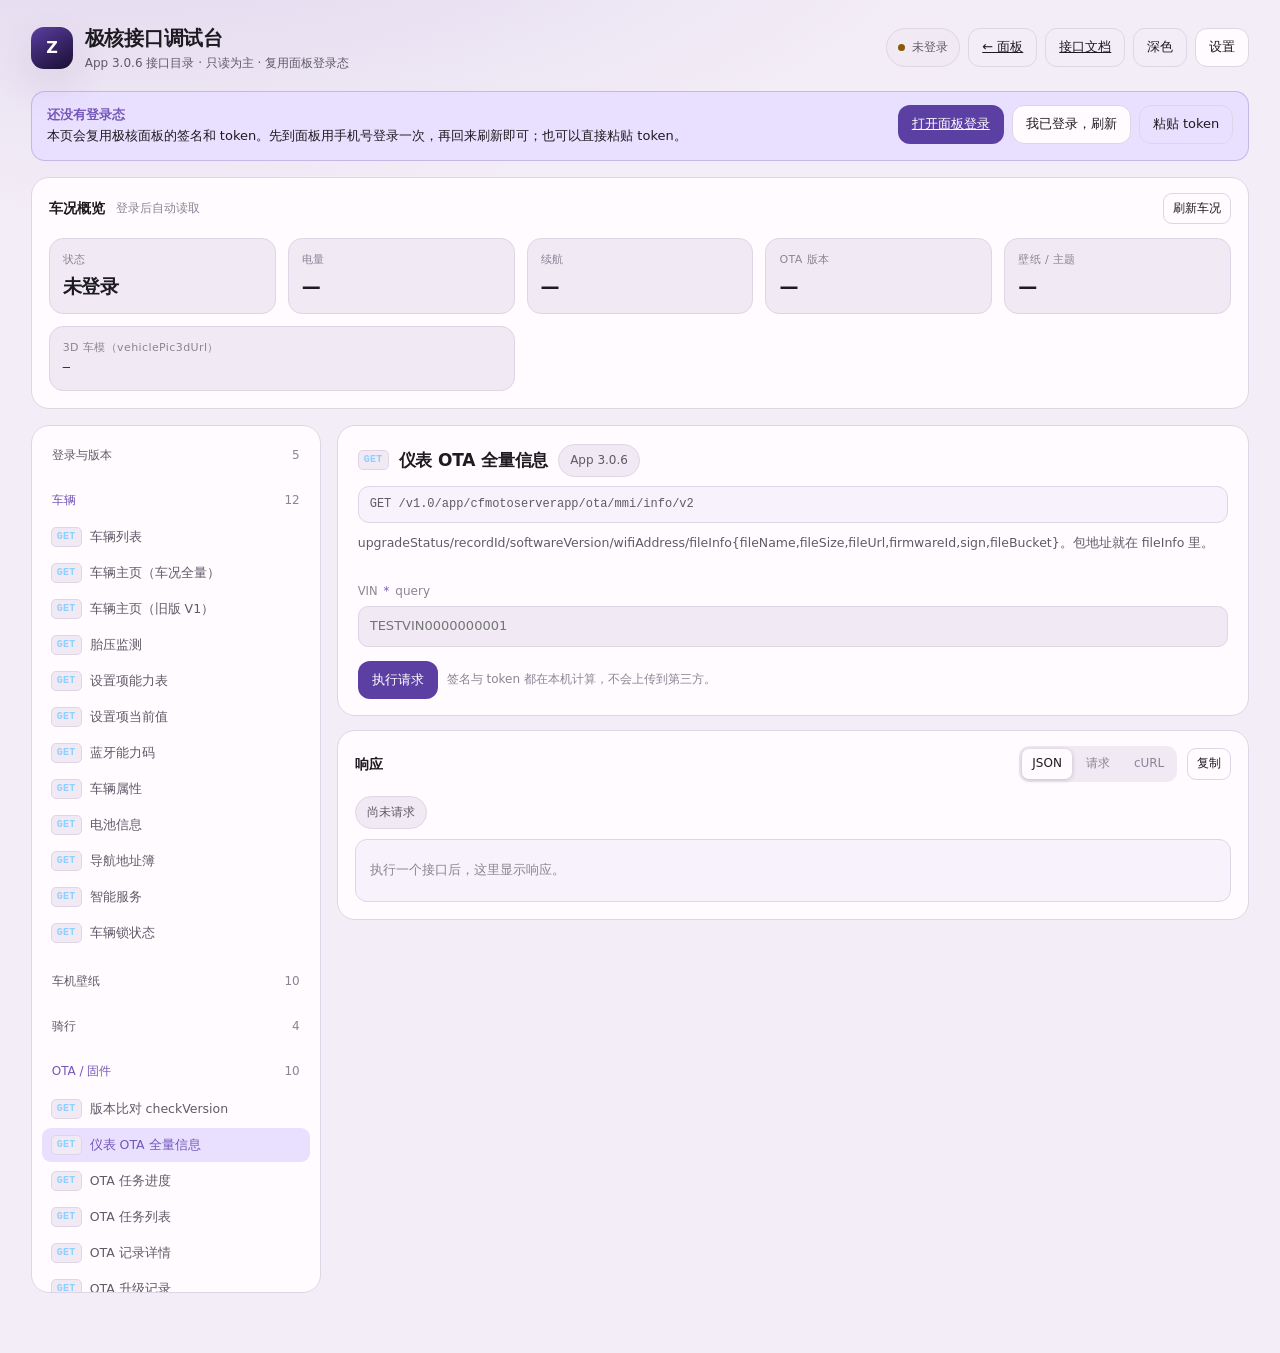
<file: api.html>
<!doctype html>
<html lang="zh-CN" data-theme="dark">
<head>
<meta charset="utf-8">
<meta name="viewport" content="width=device-width, initial-scale=1, viewport-fit=cover">
<meta name="color-scheme" content="dark light">
<meta name="theme-color" content="#141218" media="(prefers-color-scheme: dark)">
<meta name="theme-color" content="#f3edf7" media="(prefers-color-scheme: light)">
<meta name="description" content="极核 App 3.0.6 接口调试台：登录态复用、车况、OTA 与固件信息">
<title>极核接口调试台</title>
<link rel="icon" href="data:image/svg+xml,%3Csvg xmlns='http://www.w3.org/2000/svg' viewBox='0 0 32 32'%3E%3Crect width='32' height='32' rx='9' fill='%237457b8'/%3E%3Cpath d='M18 5 9 18h5l-1.4 9L22 14h-5.2z' fill='%23e7ddff'/%3E%3C/svg%3E">
<style>
  :root {
    color-scheme: dark;
    --bg: #141218;
    --surface: #1d1b22;
    --surface-2: #25222c;
    --ink: #e7e1ee;
    --ink-soft: #a9a2b5;
    --ink-faint: #7d7689;
    --line: #332f3d;
    --accent: #b9a5ff;
    --accent-strong: #8f7af0;
    --accent-soft: #2c2543;
    --ok: #7ed6a5;
    --warn: #ffcf70;
    --bad: #ff8a8a;
    --code: #0f0d13;
    --shadow: 0 16px 44px #00000055;
    --radius: 18px;
    font-family: system-ui, -apple-system, "Segoe UI", "PingFang SC", "Microsoft YaHei", sans-serif;
  }
  html[data-theme="light"] {
    color-scheme: light;
    --bg: #f3edf7;
    --surface: #fffbfe;
    --surface-2: #f1eaf5;
    --ink: #1d1b20;
    --ink-soft: #5f5a68;
    --ink-faint: #8b8494;
    --line: #ded5e6;
    --accent: #7457b8;
    --accent-strong: #5c3fa3;
    --accent-soft: #e9e0ff;
    --ok: #1f7a4d;
    --warn: #8a5a00;
    --bad: #b3261e;
    --code: #f7f2fb;
    --shadow: 0 16px 40px #4b3b661f;
  }
  * { box-sizing: border-box; }
  [hidden] { display: none !important; }
  html, body { margin: 0; padding: 0; }
  body {
    min-height: 100vh;
    background:
      radial-gradient(1200px 500px at 10% -10%, color-mix(in oklab, var(--accent) 16%, transparent), transparent 70%),
      var(--bg);
    color: var(--ink);
    line-height: 1.6;
  }
  a { color: var(--accent); }
  button, input, select, textarea { font: inherit; color: inherit; }
  button { cursor: pointer; }
  code, pre { font-family: ui-monospace, SFMono-Regular, Menlo, Consolas, "Liberation Mono", monospace; }

  .shell { max-width: 1440px; margin: 0 auto; padding: 22px clamp(14px, 2.4vw, 34px) 60px; }
  .topbar { display: flex; align-items: center; gap: 14px; flex-wrap: wrap; margin-bottom: 18px; }
  .brand { display: flex; align-items: center; gap: 12px; min-width: 0; }
  .brand-mark {
    width: 42px; height: 42px; border-radius: 13px; display: grid; place-items: center;
    background: linear-gradient(150deg, var(--accent-strong), color-mix(in oklab, var(--accent-strong) 45%, #000));
    color: #fff; font-weight: 800; letter-spacing: -.5px; box-shadow: var(--shadow);
  }
  .brand h1 { margin: 0; font-size: 20px; letter-spacing: -.3px; }
  .brand p { margin: 0; color: var(--ink-soft); font-size: 12px; }
  .top-actions { margin-left: auto; display: flex; gap: 8px; flex-wrap: wrap; }
  .pill {
    display: inline-flex; align-items: center; gap: 7px; padding: 6px 11px; border-radius: 999px;
    background: var(--surface-2); border: 1px solid var(--line); font-size: 12px; color: var(--ink-soft);
  }
  .dot { width: 7px; height: 7px; border-radius: 50%; background: var(--ink-faint); }
  .dot.ok { background: var(--ok); box-shadow: 0 0 0 3px color-mix(in oklab, var(--ok) 22%, transparent); }
  .dot.warn { background: var(--warn); }
  .dot.bad { background: var(--bad); }

  .btn {
    border: 1px solid var(--line); background: var(--surface); color: var(--ink);
    border-radius: 12px; padding: 8px 13px; font-size: 13px; transition: .16s ease;
  }
  .btn:hover { border-color: var(--accent); color: var(--accent); }
  .btn:active { transform: scale(.98); }
  .btn.primary { background: var(--accent-strong); border-color: transparent; color: #fff; }
  .btn.primary:hover { filter: brightness(1.08); color: #fff; }
  .btn.ghost { background: transparent; }
  .btn:disabled { opacity: .45; cursor: not-allowed; transform: none; }
  .btn.small { padding: 5px 9px; border-radius: 9px; font-size: 12px; }

  .card {
    background: var(--surface); border: 1px solid var(--line); border-radius: var(--radius);
    box-shadow: 0 1px 0 #ffffff08 inset;
  }
  .card-head { display: flex; align-items: center; gap: 10px; padding: 15px 17px 0; }
  .card-head h2 { margin: 0; font-size: 14px; letter-spacing: .2px; }
  .card-head .sub { color: var(--ink-faint); font-size: 12px; }
  .card-body { padding: 14px 17px 17px; }

  .notice {
    display: flex; gap: 12px; align-items: flex-start; padding: 13px 15px; border-radius: 14px;
    background: var(--accent-soft); border: 1px solid color-mix(in oklab, var(--accent) 30%, transparent);
    margin-bottom: 16px; font-size: 13px;
  }
  .notice b { color: var(--accent); }
  .notice .grow { flex: 1; min-width: 0; }

  .summary-grid { display: grid; grid-template-columns: repeat(auto-fit, minmax(170px, 1fr)); gap: 12px; }
  .metric { background: var(--surface-2); border: 1px solid var(--line); border-radius: 14px; padding: 12px 13px; }
  .metric .k { color: var(--ink-faint); font-size: 11px; letter-spacing: .4px; }
  .metric .v { font-size: 19px; font-weight: 650; letter-spacing: -.4px; margin-top: 2px; }
  .metric .v small { font-size: 11px; color: var(--ink-soft); font-weight: 500; }
  .metric.wide { grid-column: span 2; }
  .mono { font-family: ui-monospace, SFMono-Regular, Menlo, Consolas, monospace; font-size: 12px; }

  .layout { display: grid; grid-template-columns: 290px minmax(0, 1fr); gap: 16px; margin-top: 16px; align-items: start; }
  @media (max-width: 980px) { .layout { grid-template-columns: 1fr; } }

  .side { position: sticky; top: 16px; max-height: calc(100vh - 32px); overflow: auto; padding-bottom: 8px; }
  .side::-webkit-scrollbar, .resp::-webkit-scrollbar { width: 8px; height: 8px; }
  .side::-webkit-scrollbar-thumb, .resp::-webkit-scrollbar-thumb { background: var(--line); border-radius: 8px; }
  .group { margin-bottom: 10px; }
  .group > summary {
    list-style: none; cursor: pointer; padding: 8px 10px; border-radius: 10px; font-size: 12px;
    color: var(--ink-soft); display: flex; align-items: center; gap: 7px; user-select: none;
  }
  .group > summary::-webkit-details-marker { display: none; }
  .group > summary:hover { background: var(--surface-2); color: var(--ink); }
  .group[open] > summary { color: var(--accent); }
  .group .count { margin-left: auto; color: var(--ink-faint); font-variant-numeric: tabular-nums; }
  .ep-list { display: flex; flex-direction: column; gap: 2px; padding: 2px 0 4px; }
  .ep {
    display: flex; align-items: center; gap: 8px; width: 100%; text-align: left;
    background: transparent; border: 0; border-radius: 9px; padding: 7px 9px; color: var(--ink-soft);
    font-size: 12.5px;
  }
  .ep:hover { background: var(--surface-2); color: var(--ink); }
  .ep[aria-current="true"] { background: var(--accent-soft); color: var(--accent); }
  .method {
    font: 700 10px/1 ui-monospace, monospace; letter-spacing: .3px; padding: 4px 5px; border-radius: 5px;
    background: var(--surface-2); color: var(--ink-faint); border: 1px solid var(--line); flex: none;
  }
  .method.GET { color: #8ed0ff; }
  .method.POST { color: #ffd28e; }
  .method.PUT { color: #c7a5ff; }
  .method.DELETE { color: #ff9b9b; }
  .ep .name { overflow: hidden; text-overflow: ellipsis; white-space: nowrap; }
  .badge-danger { margin-left: auto; font-size: 10px; color: var(--bad); border: 1px solid color-mix(in oklab, var(--bad) 40%, transparent); border-radius: 999px; padding: 1px 6px; }

  .detail { min-width: 0; display: flex; flex-direction: column; gap: 14px; }
  .detail-head { padding: 18px 20px 16px; }
  .detail-title { display: flex; align-items: center; gap: 10px; flex-wrap: wrap; }
  .detail-title h2 { margin: 0; font-size: 17px; letter-spacing: -.2px; }
  .endpoint-path {
    margin-top: 9px; display: flex; align-items: center; gap: 8px; flex-wrap: wrap;
    background: var(--code); border: 1px solid var(--line); border-radius: 11px; padding: 8px 11px;
    font-family: ui-monospace, monospace; font-size: 12px; color: var(--ink-soft); overflow-wrap: anywhere;
  }
  .note { margin-top: 10px; color: var(--ink-soft); font-size: 12.5px; }
  .note:empty { display: none; }

  .form-grid { display: grid; grid-template-columns: repeat(auto-fit, minmax(210px, 1fr)); gap: 12px; }
  .field { display: flex; flex-direction: column; gap: 5px; min-width: 0; }
  .field label { font-size: 11.5px; color: var(--ink-faint); display: flex; gap: 6px; align-items: center; }
  .field label .req { color: var(--accent); }
  .field input, .field select, .field textarea {
    background: var(--surface-2); border: 1px solid var(--line); border-radius: 10px; padding: 9px 11px;
    font-size: 13px; width: 100%; outline: none; transition: border-color .15s;
  }
  .field input:focus, .field textarea:focus, .field select:focus { border-color: var(--accent); }
  .field textarea { min-height: 132px; resize: vertical; font-family: ui-monospace, monospace; font-size: 12px; line-height: 1.55; }
  .form-actions { display: flex; gap: 9px; align-items: center; flex-wrap: wrap; margin-top: 14px; }
  .hint { font-size: 12px; color: var(--ink-faint); }
  .danger-check { display: inline-flex; gap: 7px; align-items: center; font-size: 12px; color: var(--bad); }

  .resp-head { display: flex; align-items: center; gap: 10px; flex-wrap: wrap; }
  .tabs { display: inline-flex; gap: 4px; background: var(--surface-2); padding: 3px; border-radius: 10px; }
  .tab { border: 0; background: transparent; color: var(--ink-faint); padding: 5px 10px; border-radius: 7px; font-size: 12px; }
  .tab[aria-selected="true"] { background: var(--surface); color: var(--ink); box-shadow: 0 1px 5px #0003; }
  .resp { background: var(--code); border: 1px solid var(--line); border-radius: 12px; padding: 12px 14px; overflow: auto; max-height: 460px; }
  .resp pre { margin: 0; font-size: 12px; line-height: 1.55; white-space: pre-wrap; overflow-wrap: anywhere; }
  .json-key { color: #c8a8ff; } .json-str { color: #9fd7a8; } .json-num { color: #ffcf8a; } .json-bool { color: #8ecbff; } .json-null { color: var(--ink-faint); }
  .status-ok { color: var(--ok); } .status-bad { color: var(--bad); } .status-warn { color: var(--warn); }
  .empty { color: var(--ink-faint); font-size: 13px; padding: 8px 0; }

  .kv { display: grid; grid-template-columns: 96px minmax(0, 1fr); gap: 7px 12px; font-size: 12.5px; }
  .kv dt { color: var(--ink-faint); }
  .kv dd { margin: 0; overflow-wrap: anywhere; }
  .masked { filter: blur(4px); transition: filter .2s; cursor: pointer; }
  .masked.show { filter: none; }

  .toast {
    position: fixed; left: 50%; bottom: 26px; transform: translateX(-50%) translateY(20px);
    background: var(--surface); color: var(--ink); border: 1px solid var(--line); border-radius: 12px;
    padding: 10px 16px; font-size: 13px; box-shadow: var(--shadow); opacity: 0; pointer-events: none;
    transition: .2s ease; z-index: 40;
  }
  .toast.show { opacity: 1; transform: translateX(-50%) translateY(0); }

  dialog {
    width: min(620px, calc(100vw - 28px)); border: 1px solid var(--line); border-radius: var(--radius);
    background: var(--surface); color: var(--ink); box-shadow: var(--shadow); padding: 0;
  }
  dialog::backdrop { background: #0008; backdrop-filter: blur(3px); }
  .dialog-head { display: flex; align-items: center; padding: 16px 18px 0; }
  .dialog-head h2 { margin: 0; font-size: 16px; }
  .dialog-head .btn { margin-left: auto; }
  .dialog-body { padding: 14px 18px 18px; display: flex; flex-direction: column; gap: 14px; }
  .radio-row { display: flex; gap: 10px; flex-wrap: wrap; }
  .radio-card { flex: 1; min-width: 220px; border: 1px solid var(--line); border-radius: 12px; padding: 11px 12px; display: flex; gap: 9px; align-items: flex-start; }
  .radio-card:has(input:checked) { border-color: var(--accent); background: var(--accent-soft); }
  .radio-card input { margin-top: 3px; }
  .radio-card b { display: block; font-size: 13px; }
  .radio-card span { font-size: 11.5px; color: var(--ink-soft); }
  .divider { height: 1px; background: var(--line); margin: 2px 0; }
  @media (max-width: 720px) {
    .notice { flex-wrap: wrap; }
    .notice .grow { flex: 1 1 100%; }
    .notice .top-actions { flex: 1 1 100%; margin: 4px 0 0 !important; justify-content: flex-start; }
  }
  .hidden { display: none !important; }
  .sr-only { position: absolute; width: 1px; height: 1px; overflow: hidden; clip: rect(0 0 0 0); }
</style>
</head>
<body>
<div class="shell">
  <header class="topbar">
    <div class="brand">
      <div class="brand-mark" aria-hidden="true">Z</div>
      <div>
        <h1>极核接口调试台</h1>
        <p>App 3.0.6 接口目录 · 只读为主 · 复用面板登录态</p>
      </div>
    </div>
    <div class="top-actions">
      <span class="pill" id="state-pill"><span class="dot" id="state-dot"></span><span id="state-text">正在检测登录态</span></span>
      <a class="btn ghost" href="./index.html">← 面板</a>
      <a class="btn ghost" href="https://github.com/lswlc33/dashboard/blob/main/api-console/docs/API-3.0.6.md" target="_blank" rel="noopener">接口文档</a>
      <button class="btn ghost" id="btn-theme" type="button" title="切换深浅色">深浅色</button>
      <button class="btn" id="btn-settings" type="button">设置</button>
    </div>
  </header>

  <section id="setup-notice" class="notice" hidden>
    <div class="grow">
      <b id="setup-title">还没有登录态</b>
      <div id="setup-desc">本页默认复用极核面板的签名与 token。先到面板用手机号登录一次，再回来刷新即可。</div>
    </div>
    <div class="top-actions" style="margin:0">
      <a class="btn primary" href="./index.html" id="go-panel">打开面板登录</a>
      <button class="btn" id="btn-reload" type="button">我已登录，刷新</button>
      <button class="btn ghost" id="btn-manual-token" type="button">粘贴 token</button>
    </div>
  </section>

  <section class="card" id="summary-card">
    <div class="card-head">
      <h2>车况概览</h2>
      <span class="sub" id="summary-sub">登录后自动读取</span>
      <div class="top-actions" style="margin-left:auto">
        <select id="vin-select" class="btn" aria-label="选择车辆" hidden></select>
        <button class="btn small" id="btn-refresh-home" type="button">刷新车况</button>
      </div>
    </div>
    <div class="card-body">
      <div class="summary-grid" id="summary-grid">
        <div class="metric"><div class="k">状态</div><div class="v" id="m-state">未登录</div></div>
        <div class="metric"><div class="k">电量</div><div class="v" id="m-soc">—</div></div>
        <div class="metric"><div class="k">续航</div><div class="v" id="m-range">—</div></div>
        <div class="metric"><div class="k">OTA 版本</div><div class="v" id="m-ota">—</div></div>
        <div class="metric"><div class="k">壁纸 / 主题</div><div class="v" id="m-wallpaper">—</div></div>
        <div class="metric wide"><div class="k">3D 车模（vehiclePic3dUrl）</div><div class="v mono" id="m-3d" style="font-size:12px;font-weight:500">—</div></div>
      </div>
      <div class="form-actions" id="summary-actions" hidden>
        <button class="btn small" data-quick="ota" type="button">查 OTA</button>
        <button class="btn small" data-quick="otaInfo" type="button">OTA 全量信息</button>
        <button class="btn small" data-quick="ride" type="button">本月骑行</button>
        <button class="btn small" data-quick="projection" type="button">投屏资料</button>
        <span class="hint" id="summary-time"></span>
      </div>
    </div>
  </section>

  <div class="layout">
    <aside class="card side" aria-label="接口目录">
      <div class="card-body" style="padding:12px 10px" id="endpoint-nav"></div>
    </aside>

    <main class="detail">
      <section class="card detail-head">
        <div class="detail-title">
          <span class="method" id="d-method">GET</span>
          <h2 id="d-title">选择左侧接口</h2>
          <span class="pill" id="d-source">—</span>
          <span class="badge-danger hidden" id="d-danger">写操作</span>
        </div>
        <div class="endpoint-path" id="d-path">—</div>
        <p class="note" id="d-note"></p>

        <form id="call-form" class="card-body" style="padding:16px 0 0" autocomplete="off">
          <div class="form-grid" id="param-fields"></div>
          <div class="field hidden" id="body-field" style="margin-top:12px">
            <label for="body-input">请求体 JSON</label>
            <textarea id="body-input" spellcheck="false"></textarea>
          </div>
          <div class="form-actions">
            <button class="btn primary" id="btn-run" type="submit">执行请求</button>
            <label class="danger-check hidden" id="danger-check-wrap">
              <input type="checkbox" id="danger-check"> 我确认这是写操作
            </label>
            <span class="hint" id="call-hint">签名与 token 都在本机计算，不会上传到第三方。</span>
          </div>
        </form>
      </section>

      <section class="card">
        <div class="card-head">
          <h2>响应</h2>
          <div class="resp-head" style="margin-left:auto">
            <div class="tabs" role="tablist">
              <button class="tab" role="tab" aria-selected="true" data-tab="json">JSON</button>
              <button class="tab" role="tab" aria-selected="false" data-tab="request">请求</button>
              <button class="tab" role="tab" aria-selected="false" data-tab="curl">cURL</button>
            </div>
            <button class="btn small" id="btn-reveal" type="button">显示原文</button>
            <button class="btn small" id="btn-copy" type="button">复制</button>
          </div>
        </div>
        <div class="card-body">
          <div class="resp-head" style="margin-bottom:10px">
            <span class="pill" id="r-status">尚未请求</span>
            <span class="hint" id="r-meta"></span>
          </div>
          <div class="resp" id="resp-box"><div class="empty">执行一个接口后，这里显示响应。</div></div>
        </div>
      </section>

      <section class="card" id="projection-card" hidden>
        <div class="card-head"><h2>投屏资料（encryptInfo）</h2><span class="sub">来自 vehicleHomePageV2</span></div>
        <div class="card-body">
          <dl class="kv" id="projection-kv"></dl>
          <p class="hint" style="margin:10px 0 0">这三项是车机投屏加密用的资料。默认打码，点一下显示；不要发到群里。</p>
          <div class="form-actions">
            <button class="btn small" id="btn-copy-projection" type="button">复制 JSON</button>
          </div>
        </div>
      </section>
    </main>
  </div>
</div>

<div class="toast" id="toast" role="status" aria-live="polite"></div>

<dialog id="settings">
  <form method="dialog" class="dialog-head">
    <h2>接口设置</h2>
    <button class="btn small" value="cancel">关闭</button>
  </form>
  <div class="dialog-body">
    <div>
      <div class="hint" style="margin-bottom:8px">签名方式</div>
      <div class="radio-row">
        <label class="radio-card">
          <input type="radio" name="mode" value="panel">
          <span><b>复用面板签名（推荐）</b><span>在隐藏 iframe 里加载 index.html，直接调用面板的 ZEEHO_SIGN；本页不保存任何密钥。</span></span>
        </label>
        <label class="radio-card">
          <input type="radio" name="mode" value="own">
          <span><b>自填凭据</b><span>填入 App 3.0.6 的 appId / appSecret / Basic。appSecret 与 Basic 只放当前标签页的 sessionStorage，关页即失效。</span></span>
        </label>
      </div>
    </div>

    <div id="own-fields" class="form-grid hidden">
      <div class="field"><label for="cfg-base">BASE</label><input id="cfg-base" placeholder="https://tapi.zeehoev.com"></div>
      <div class="field"><label for="cfg-appid">appId</label><input id="cfg-appid" placeholder="App 3.0.6 AppConfig"></div>
      <div class="field"><label for="cfg-secret">appSecret</label><input id="cfg-secret" type="password" placeholder="不随仓库分发"></div>
      <div class="field"><label for="cfg-basic">Basic</label><input id="cfg-basic" type="password" placeholder="Basic …（登录接口用）"></div>
      <div class="field" style="grid-column:1/-1">
        <label for="cfg-token">Bearer token</label>
        <input id="cfg-token" placeholder="面板登录后自动读取；也可从 App 抓包粘贴">
      </div>
    </div>

    <div class="divider"></div>
    <div class="form-grid">
      <div class="field" style="grid-column:1/-1">
        <label for="cfg-basic-global">登录 Basic</label>
        <input id="cfg-basic-global" type="password" placeholder="登录接口需要；面板模式下自动从 ZEEHO_SIGN.APP_BASIC_AUTH 读取">
      </div>
    </div>

    <div class="form-actions" style="margin:0">
      <button class="btn primary" id="btn-save-cfg" type="button">保存</button>
      <button class="btn" id="btn-load-panel" type="button">加载面板签名</button>
      <button class="btn ghost" id="btn-clear" type="button">清除本机保存</button>
      <span class="hint" id="cfg-status"></span>
    </div>

    <div class="divider"></div>
    <div>
      <div class="hint" style="margin-bottom:8px">短信登录（self 模式；App 3.0.6 的 authCode/{phone} 不需要图形码）</div>
      <div class="form-grid">
        <div class="field"><label for="login-phone">手机号</label><input id="login-phone" inputmode="numeric" placeholder="11 位手机号"></div>
        <div class="field"><label for="login-code">验证码</label><input id="login-code" inputmode="numeric" placeholder="6 位"></div>
      </div>
      <div class="form-actions">
        <button class="btn" id="btn-send-code" type="button">发送验证码</button>
        <button class="btn primary" id="btn-login" type="button">登录并保存 token</button>
        <span class="hint" id="login-hint"></span>
      </div>
    </div>
  </div>
</dialog>

<script type="module">
const { ZeehoClient, buildHeaders, pickVehicleSummary, rfc3986, DEFAULT_BASE } = (() => {
/**
 * 极核（ZEEHO）开放接口 SDK —— 浏览器 / Node 通用的零依赖实现。
 *
 * 适用范围：极核 App 3.0.6 的 `com.cfmoto.network.service.*` 接口层（见 docs/API-3.0.6.md）。
 *
 * 设计原则：
 *   1. **不内置任何密钥**。appId / appSecret / Basic 由调用方注入（页面里由用户填写，
 *      Node 里从环境变量或未跟踪的 config.local.json 读取）。这是刻意的：
 *      本仓库是公开静态站，不能把明文凭证写进产物。
 *   2. 纯 JS 实现 SHA-1 / MD5：浏览器的 WebCrypto 不提供 MD5，而极核网关的签名
 *      恰好是 `md5(sha1(pre + param + secret))`，所以两条哈希都必须自己带。
 *   3. 不依赖 DOM，Node 端可以直接 import，供 tools/ 下的脚本复用。
 *
 * 签名算法（逆向自 App 3.0.6 的 `RequestSignInterceptor`，并已对生产网关验证）：
 *
 *     param = "appId=<APPID>&nonce=<随机16位+毫秒>&timestamp=<毫秒>"
 *     GET   pre = scheme://host + path (+ "?" + 规范化 query)
 *     POST  pre = 规范化 query + body（**不含** scheme/host/path）
 *     sign  = md5( sha1( pre + param + APPSECRET ) 的十六进制小写串 )
 *
 * 规范化 query：按 (key, value) 排序，value 用 RFC 3986（unreserved = A-Za-z0-9-._~）
 * 编码，空值保留。这与 App 的 OkHttp 拦截器行为一致，实测多参数接口可用。
 */

/** 极核生产网关。测试环境见 docs（tapi-test.zeehoev.com，凭据不同）。 */
const DEFAULT_BASE = 'https://tapi.zeehoev.com';

/** 三套业务前缀（App 3.0.6 的 BASE + 业务线）。 */
const PATHS = {
  app: '/v1.0/app/cfmotoserverapp/',
  mine: '/v1.0/mine/cfmotoservermine/',
  social: '/v1.0/social/cfmotoserversocial/',
  mall: '/v1.0/mall/cfmotoservermall/',
};

const encoder = new TextEncoder();

/** 字符串 → UTF-8 字节。 */
function utf8Bytes(str) {
  return encoder.encode(String(str));
}

function bytesToHex(bytes) {
  let out = '';
  for (let i = 0; i < bytes.length; i += 1) out += bytes[i].toString(16).padStart(2, '0');
  return out;
}

/* ------------------------------------------------------------------ *
 * SHA-1
 * ------------------------------------------------------------------ */

function rotateLeft32(value, count) {
  return ((value << count) | (value >>> (32 - count))) >>> 0;
}

/** 对字节数组做 SHA-1，返回 40 位小写十六进制。 */
function sha1Hex(input) {
  const bytes = typeof input === 'string' ? utf8Bytes(input) : Uint8Array.from(input);
  const bitLength = bytes.length * 8;
  // 补位：0x80 + 若干 0x00 + 64 位大端长度
  const paddedLength = (((bytes.length + 8) >> 6) + 1) << 6;
  const buffer = new Uint8Array(paddedLength);
  buffer.set(bytes);
  buffer[bytes.length] = 0x80;
  const view = new DataView(buffer.buffer);
  view.setUint32(paddedLength - 8, Math.floor(bitLength / 0x100000000));
  view.setUint32(paddedLength - 4, bitLength >>> 0);

  let h0 = 0x67452301;
  let h1 = 0xefcdab89;
  let h2 = 0x98badcfe;
  let h3 = 0x10325476;
  let h4 = 0xc3d2e1f0;
  const w = new Uint32Array(80);

  for (let offset = 0; offset < paddedLength; offset += 64) {
    for (let i = 0; i < 16; i += 1) w[i] = view.getUint32(offset + i * 4);
    for (let i = 16; i < 80; i += 1) {
      w[i] = rotateLeft32(w[i - 3] ^ w[i - 8] ^ w[i - 14] ^ w[i - 16], 1);
    }
    let a = h0;
    let b = h1;
    let c = h2;
    let d = h3;
    let e = h4;
    for (let i = 0; i < 80; i += 1) {
      let f;
      let k;
      if (i < 20) {
        f = (b & c) | (~b & d);
        k = 0x5a827999;
      } else if (i < 40) {
        f = b ^ c ^ d;
        k = 0x6ed9eba1;
      } else if (i < 60) {
        f = (b & c) | (b & d) | (c & d);
        k = 0x8f1bbcdc;
      } else {
        f = b ^ c ^ d;
        k = 0xca62c1d6;
      }
      const temp = (rotateLeft32(a, 5) + (f >>> 0) + e + k + w[i]) >>> 0;
      e = d;
      d = c;
      c = rotateLeft32(b, 30);
      b = a;
      a = temp;
    }
    h0 = (h0 + a) >>> 0;
    h1 = (h1 + b) >>> 0;
    h2 = (h2 + c) >>> 0;
    h3 = (h3 + d) >>> 0;
    h4 = (h4 + e) >>> 0;
  }

  const digest = new Uint8Array(20);
  const dv = new DataView(digest.buffer);
  dv.setUint32(0, h0);
  dv.setUint32(4, h1);
  dv.setUint32(8, h2);
  dv.setUint32(12, h3);
  dv.setUint32(16, h4);
  return bytesToHex(digest);
}

/* ------------------------------------------------------------------ *
 * MD5
 * ------------------------------------------------------------------ */

const MD5_SHIFTS = [
  7, 12, 17, 22, 7, 12, 17, 22, 7, 12, 17, 22, 7, 12, 17, 22,
  5, 9, 14, 20, 5, 9, 14, 20, 5, 9, 14, 20, 5, 9, 14, 20,
  4, 11, 16, 23, 4, 11, 16, 23, 4, 11, 16, 23, 4, 11, 16, 23,
  6, 10, 15, 21, 6, 10, 15, 21, 6, 10, 15, 21, 6, 10, 15, 21,
];

const MD5_K = Array.from({ length: 64 }, (_, i) => Math.floor(Math.abs(Math.sin(i + 1)) * 0x100000000) >>> 0);

/** 对字节数组做 MD5，返回 32 位小写十六进制。 */
function md5Hex(input) {
  const bytes = typeof input === 'string' ? utf8Bytes(input) : Uint8Array.from(input);
  const bitLength = bytes.length * 8;
  const paddedLength = (((bytes.length + 8) >> 6) + 1) << 6;
  const buffer = new Uint8Array(paddedLength);
  buffer.set(bytes);
  buffer[bytes.length] = 0x80;
  const view = new DataView(buffer.buffer);
  view.setUint32(paddedLength - 8, bitLength >>> 0, true);
  view.setUint32(paddedLength - 4, Math.floor(bitLength / 0x100000000), true);

  let a0 = 0x67452301;
  let b0 = 0xefcdab89;
  let c0 = 0x98badcfe;
  let d0 = 0x10325476;

  for (let offset = 0; offset < paddedLength; offset += 64) {
    const m = new Uint32Array(16);
    for (let i = 0; i < 16; i += 1) m[i] = view.getUint32(offset + i * 4, true);
    let a = a0;
    let b = b0;
    let c = c0;
    let d = d0;
    for (let i = 0; i < 64; i += 1) {
      let f;
      let g;
      if (i < 16) {
        f = (b & c) | (~b & d);
        g = i;
      } else if (i < 32) {
        f = (d & b) | (~d & c);
        g = (5 * i + 1) % 16;
      } else if (i < 48) {
        f = b ^ c ^ d;
        g = (3 * i + 5) % 16;
      } else {
        f = c ^ (b | ~d);
        g = (7 * i) % 16;
      }
      const sum = (a + (f >>> 0) + MD5_K[i] + m[g]) >>> 0;
      const shifted = ((sum << MD5_SHIFTS[i]) | (sum >>> (32 - MD5_SHIFTS[i]))) >>> 0;
      a = d;
      d = c;
      c = b;
      b = (b + shifted) >>> 0;
    }
    a0 = (a0 + a) >>> 0;
    b0 = (b0 + b) >>> 0;
    c0 = (c0 + c) >>> 0;
    d0 = (d0 + d) >>> 0;
  }

  const digest = new Uint8Array(16);
  const dv = new DataView(digest.buffer);
  dv.setUint32(0, a0, true);
  dv.setUint32(4, b0, true);
  dv.setUint32(8, c0, true);
  dv.setUint32(12, d0, true);
  return bytesToHex(digest);
}

/* ------------------------------------------------------------------ *
 * 签名
 * ------------------------------------------------------------------ */

/** RFC 3986 编码：只保留 A-Z a-z 0-9 - . _ ~，其余按 UTF-8 百分号编码。 */
function rfc3986(value) {
  return encodeURIComponent(String(value)).replace(/[!'()*]/g, (ch) => `%${ch.charCodeAt(0).toString(16).toUpperCase()}`);
}

/**
 * 把 URL 的 query 规范化成签名用的字符串。
 * 与 Python 参考实现一致：解析成键值对、按 (key,value) 排序、value 用 RFC 3986 编码、空值保留。
 * @param {string|URLSearchParams|Array<[string,string]>} query
 */
function canonicalQuery(query) {
  let pairs;
  if (query instanceof URLSearchParams) {
    pairs = [...query.entries()];
  } else if (Array.isArray(query)) {
    pairs = query.map(([k, v]) => [String(k), v == null ? '' : String(v)]);
  } else {
    const text = String(query ?? '').replace(/^\?/, '');
    pairs = [...new URLSearchParams(text).entries()];
  }
  pairs.sort((left, right) => {
    if (left[0] !== right[0]) return left[0] < right[0] ? -1 : 1;
    if (left[1] !== right[1]) return left[1] < right[1] ? -1 : 1;
    return 0;
  });
  return pairs.map(([k, v]) => `${rfc3986(k)}=${rfc3986(v)}`).join('&');
}

/**
 * 计算一次签名。返回值里的 param / sign 要分别放进 `Cfmoto-X-Param` / `Cfmoto-X-Sign`。
 * @param {object} options
 * @param {string} options.url 完整 URL（可带 query）
 * @param {'GET'|'POST'|'PUT'|'DELETE'|string} [options.method]
 * @param {string} [options.body] 已序列化的请求体，必须与实际发送的字节完全一致
 * @param {string} options.appId
 * @param {string} options.appSecret
 * @param {string} [options.nonce] 测试时可固定
 * @param {number|string} [options.timestamp] 测试时可固定
 */
function buildSign({ url, method = 'GET', body = '', appId, appSecret, nonce, timestamp }) {
  if (!appId) throw new TypeError('buildSign: appId is required');
  if (!appSecret) throw new TypeError('buildSign: appSecret is required');
  const upperMethod = String(method).toUpperCase();
  const parsed = new URL(url);
  const query = canonicalQuery(parsed.search);
  const ts = timestamp == null ? Date.now() : Number(timestamp);
  // App 3.0.6 的 nonce = 16 位随机串 + 毫秒时间戳；部分网关接口会校验这个长度，别省。
  const random = nonce == null ? `${randomNonce()}${ts}` : String(nonce);
  const param = `appId=${appId}&nonce=${random}&timestamp=${ts}`;
  const pre = upperMethod === 'GET'
    ? `${parsed.origin}${parsed.pathname}${query ? `?${query}` : ''}`
    : `${query}${body || ''}`;
  const sign = md5Hex(sha1Hex(`${pre}${param}${appSecret}`));
  return { param, sign, nonce: random, ts };
}

/** 16 位字母数字随机串（App 3.0.6 的 nonce 前半段）。 */
function randomNonce() {
  const alphabet = 'ABCDEFGHIJKLMNOPQRSTUVWXYZabcdefghijklmnopqrstuvwxyz0123456789';
  let out = '';
  const cryptoObj = globalThis.crypto;
  if (cryptoObj?.getRandomValues) {
    const buf = new Uint8Array(16);
    cryptoObj.getRandomValues(buf);
    for (let i = 0; i < 16; i += 1) out += alphabet[buf[i] % alphabet.length];
    return out;
  }
  for (let i = 0; i < 16; i += 1) out += alphabet[Math.floor(Math.random() * alphabet.length)];
  return out;
}

/**
 * 构造一次请求的完整头。token 为空时不带 Authorization。
 * @param {object} options 同 buildSign，外加 token
 */
function buildHeaders(options) {
  const { token, ...signOptions } = options;
  const { param, sign, nonce, ts } = buildSign(signOptions);
  const headers = {
    'Content-Type': 'application/json',
    // 网关对部分接口（如 vehicleHomePageV2）会按 UA 做放行判断：缺省/Node UA 会 430 permit error。
    // 用 App 3.0.6 的原值最稳，调用方仍可通过 headers 覆盖。
    'User-Agent': 'okhttp/4.9.2',
    appId: signOptions.appId,
    nonce,
    timestamp: String(ts),
    signature: sign,
    'Cfmoto-X-Param': param,
    'Cfmoto-X-Sign': sign,
    'Cfmoto-X-Sign-Type': '0',
  };
  if (token) headers.Authorization = `Bearer ${token}`;
  return headers;
}

/* ------------------------------------------------------------------ *
 * 客户端
 * ------------------------------------------------------------------ */

class ZeehoApiError extends Error {
  constructor(message, { status = 0, code = '', body = '', url = '' } = {}) {
    super(message);
    this.name = 'ZeehoApiError';
    this.status = status;
    this.code = code;
    this.body = body;
    this.url = url;
  }
}

/**
 * 极核接口客户端。
 *
 * ```js
 * const client = new ZeehoClient({ appId, appSecret, basic });
 * const { data } = await client.vehicleList(token);
 * ```
 *
 * 凭证只存在实例上，不写 localStorage、不打日志；页面层负责持久化策略。
 */
class ZeehoClient {
  constructor({ base = DEFAULT_BASE, appId = '', appSecret = '', basic = '', token = '', fetchImpl, timeout = 20000 } = {}) {
    this.base = String(base).replace(/\/+$/, '');
    this.appId = appId;
    this.appSecret = appSecret;
    this.basic = basic;
    this.token = token;
    this.fetchImpl = fetchImpl || globalThis.fetch?.bind(globalThis);
    this.timeout = timeout;
    if (!this.fetchImpl) throw new TypeError('ZeehoClient: fetch is unavailable (pass fetchImpl)');
  }

  /** 是否具备自签名能力（页面「复用面板签名」模式下为 false）。 */
  get canSign() {
    return Boolean(this.appId && this.appSecret);
  }

  /** 拼绝对 URL。path 可以是 `/v1.0/...` 也可以直接是完整 URL。 */
  url(path, query) {
    let absolute = /^https?:\/\//i.test(path) ? path : `${this.base}${path.startsWith('/') ? '' : '/'}${path}`;
    if (query) {
      const pairs = [];
      if (query instanceof URLSearchParams) {
        pairs.push(...query.entries());
      } else {
        for (const [k, v] of Object.entries(query)) {
          if (v === undefined || v === null) continue;
          if (Array.isArray(v)) v.forEach((item) => pairs.push([k, String(item)]));
          else pairs.push([k, String(v)]);
        }
      }
      // 线上 query 与签名 canonicalQuery 使用同一套 RFC3986 编码，避免空格/+、~ 等差异。
      const text = pairs.map(([k, v]) => `${rfc3986(k)}=${rfc3986(v)}`).join('&');
      if (text) absolute += (absolute.includes('?') ? '&' : '?') + text;
    }
    return absolute;
  }

  /**
   * 发起请求。
   * @param {object} options
   * @param {string} options.path 例如 `/v1.0/app/cfmotoserverapp/vehicle/list`
   * @param {'GET'|'POST'|'PUT'|'DELETE'} [options.method]
   * @param {object|Array|URLSearchParams} [options.query]
   * @param {object|string} [options.body]
   * @param {string} [options.token] 覆盖实例 token
   * @param {boolean} [options.basicAuth] 用 Basic 认证代替 Bearer（登录接口）
   * @param {boolean} [options.anonymous] 不带 Authorization
   * @param {object} [options.headers]
   * @param {object} [options.sign] 自定义签名参数（复用面板签名时传 {param, sign}）
   * @param {number} [options.timeout]
   */
  async request({
    path,
    method = 'GET',
    query,
    body,
    token = this.token,
    basicAuth = false,
    anonymous = false,
    headers = {},
    sign = null,
    timeout = this.timeout,
  } = {}) {
    const upperMethod = String(method).toUpperCase();
    const url = this.url(path, query);
    const bodyText = body === undefined || body === null
      ? ''
      : typeof body === 'string' ? body : JSON.stringify(body);

    let signHeaders;
    if (sign) {
      // 面板签名模式：只拿到 param/sign，其余头照样补齐
      signHeaders = {
        'Content-Type': 'application/json',
        'User-Agent': 'okhttp/4.9.2',
        'Cfmoto-X-Param': sign.param,
        'Cfmoto-X-Sign': sign.sign,
        'Cfmoto-X-Sign-Type': '0',
      };
    } else {
      if (!this.canSign) {
        throw new ZeehoApiError('缺少 appId/appSecret：请先在设置里填写，或使用「复用面板签名」', { url });
      }
      signHeaders = buildHeaders({
        url,
        method: upperMethod,
        body: bodyText,
        appId: this.appId,
        appSecret: this.appSecret,
      });
    }
    const finalHeaders = { ...headers, ...signHeaders };
    if (basicAuth) {
      // 登录接口用 Basic；anonymous 只是「不要 Bearer」，不能把 Basic 也吞掉。
      if (!this.basic) throw new ZeehoApiError('缺少 Basic 凭据（登录接口需要）', { url });
      finalHeaders.Authorization = this.basic.startsWith('Basic ') ? this.basic : `Basic ${this.basic}`;
    } else if (!anonymous && token) {
      finalHeaders.Authorization = `Bearer ${token}`;
    }

    const controller = typeof AbortController === 'function' ? new AbortController() : null;
    const timer = controller ? setTimeout(() => controller.abort(), timeout) : null;
    const startedAt = Date.now();
    let response;
    try {
      response = await this.fetchImpl(url, {
        method: upperMethod,
        headers: finalHeaders,
        body: upperMethod === 'GET' || upperMethod === 'HEAD' ? undefined : bodyText || undefined,
        signal: controller?.signal,
      });
    } catch (error) {
      if (timer) clearTimeout(timer);
      const reason = error?.name === 'AbortError' ? `请求超时（${timeout}ms）` : `网络错误：${error?.message || error}`;
      throw new ZeehoApiError(reason, { url });
    }
    if (timer) clearTimeout(timer);
    let text;
    try {
      text = await response.text();
    } catch (error) {
      throw new ZeehoApiError(`读取响应失败：${error?.message || error}`, { url });
    }
    const elapsed = Date.now() - startedAt;
    let json = null;
    try { json = text ? JSON.parse(text) : null; } catch { /* 401 网关返回 XML */ }
    const result = {
      status: response.status,
      ok: response.ok,
      url,
      method: upperMethod,
      headers: Object.fromEntries(response.headers.entries?.() || []),
      text,
      data: json,
      code: json?.code || '',
      message: json?.message || '',
      elapsed,
      requestHeaders: finalHeaders,
    };
    if (response.status === 401 || (json && String(json.code || '') === '401')) {
      result.authFailed = true;
    }
    return result;
  }

  /* --------------------------- 登录 / 账号 --------------------------- */

  /** GET /v1.0/mine/cfmotoservermine/authCode/{phone}（3.0.6 的无图形验证码发码口）。 */
  authCode(phone) {
    return this.request({ path: `${PATHS.mine}authCode/${encodeURIComponent(phone)}`, anonymous: true });
  }

  /** POST /v1.0/mine/cfmotoservermine/user/loginByPhone（Basic 认证 + JSON body）。 */
  loginByPhone(phone, authCode) {
    return this.request({
      path: `${PATHS.mine}user/loginByPhone`,
      method: 'POST',
      body: { phone, authCode },
      anonymous: true,
      basicAuth: true,
    });
  }

  /** 从登录响应里取 access_token（不同版本字段位置都兼容）。 */
  static extractToken(payload) {
    const data = payload?.data ?? payload;
    return data?.tokenInfo?.access_token || data?.access_token || data?.token || '';
  }

  /* ------------------------------ 车辆 ------------------------------ */

  vehicleList(token) {
    return this.request({ path: `${PATHS.app}vehicle/list`, token });
  }

  vehicleHome(vin, token) {
    return this.request({ path: `${PATHS.app}vehicleHomePageV2/${encodeURIComponent(vin)}`, token });
  }

  vehicleHomeV1(vin, token) {
    return this.request({ path: `${PATHS.app}vehicleHomePage/${encodeURIComponent(vin)}`, token });
  }

  tireMonitoring(vin, token) {
    return this.request({
      path: `${PATHS.app}app/vehicle/tire/monitoring`,
      query: { vinNo: vin, sensorType: 'EXTERNAL' },
      token,
    });
  }

  vehicleSetItems(vin, token) {
    return this.request({ path: `${PATHS.app}vehicleSet/items`, query: { vinNo: vin, homepageInvoke: '1' }, token });
  }

  vehicleSetInfo(vin, token) {
    return this.request({ path: `${PATHS.app}vehicleSet/vehicleSetInfo/${encodeURIComponent(vin)}`, token });
  }

  bluetoothServiceCodes(vin, token) {
    return this.request({ path: `${PATHS.app}vehicleSet/blueToothServiceCode`, query: { vinNo: vin }, token });
  }

  carSet({ vin, carUserId, virtualFlag = '0' }, token) {
    return this.request({ path: `${PATHS.app}carSet`, query: { vinNo: vin, carUserId, virtualFlag }, token });
  }

  batteryInfo(vin, token) {
    return this.request({ path: `${PATHS.app}batteryInfo/${encodeURIComponent(vin)}`, token });
  }

  /* ------------------------------ 骑行 ------------------------------ */

  rideHome(vin, token) {
    return this.request({ path: `${PATHS.app}homeRideInfo`, query: { vinNo: vin }, token });
  }

  rideMonth(vin, month, token) {
    return this.request({ path: `${PATHS.app}myRideInfo`, query: { vinNo: vin, month }, token });
  }

  rideTrack({ vin, startDate = '', endDate = '', page = '1', pageSize = '20' }, token) {
    return this.request({
      path: `${PATHS.app}ridetrack_v2`,
      query: { vinNo: vin, startDate, endDate, page, pageSize },
      token,
    });
  }

  analyse(vin, month, token) {
    return this.request({ path: `${PATHS.app}analyse/analyse`, query: { vinNo: vin, month }, token });
  }

  /* ------------------------------- OTA ------------------------------- */

  /** GET checkVersion?vinNo=&targetVersion= —— 传当前版本，问服务端是否有更新。 */
  checkVersion(vin, targetVersion = '0', token) {
    return this.request({ path: `${PATHS.app}checkVersion`, query: { vinNo: vin, targetVersion }, token });
  }

  /** GET ota/mmi/info/v2?vinNo= —— 仪表 OTA 全量信息（含 fileInfo{wifiAddress,fileUrl,sign}）。 */
  otaInfo(vin, token) {
    return this.request({ path: `${PATHS.app}ota/mmi/info/v2`, query: { vinNo: vin }, token });
  }

  /** GET ota/mmi/status?recordId= —— 单个 OTA 任务的进度。 */
  otaStatus(recordId, token) {
    return this.request({ path: `${PATHS.app}ota/mmi/status`, query: { recordId }, token });
  }

  otaList(vin, token) {
    return this.request({ path: `${PATHS.app}ota/list`, query: { vinNo: vin }, token });
  }

  otaDetail(id, vin, token) {
    return this.request({ path: `${PATHS.app}otaDetail`, query: { id, vinNo: vin }, token });
  }

  otaRecord(vin, token) {
    return this.request({ path: `${PATHS.app}otaRecord`, query: { vinNo: vin }, token });
  }

  otaChecks(vin, token) {
    return this.request({ path: `${PATHS.app}checks`, query: { vinNo: vin }, token });
  }

  otaRedPoint(vin, token) {
    return this.request({ path: `${PATHS.app}redPoint`, query: { vinNo: vin }, token });
  }

  /** GET app/ota/v2/red-point/content?vinNo= —— 红点内容（fileInfoList）。 */
  otaContent(vin, token) {
    return this.request({ path: `${PATHS.app}app/ota/v2/red-point/content`, query: { vinNo: vin }, token });
  }

  /** GET upstatus?vinNo= —— 升级状态。 */
  upgradeStatus(vin, token) {
    return this.request({ path: `${PATHS.app}upstatus`, query: { vinNo: vin }, token });
  }

  /* ---------------------------- 消息 / 我的 ---------------------------- */

  /** GET app/versions/newest?systemType=1 —— 最新 App 版本（systemType 必传，否则 40000）。 */
  appVersion(systemType = '1', token) {
    return this.request({ path: `${PATHS.mine}app/versions/newest`, query: { systemType }, token });
  }

  appCodes(token) {
    return this.request({ path: `${PATHS.mine}user/appCode`, token });
  }

  messageUnread(token) {
    return this.request({ path: `${PATHS.mine}app/Message/allUnRead`, token });
  }

  messageList({ uid, page = '1', pageSize = '20', messageKind = '3' }, token) {
    return this.request({
      path: `${PATHS.mine}app/Message/list_v2`,
      query: { userId: uid, page, pageSize, messageKind },
      token,
    });
  }

  popwindow(token) {
    return this.request({ path: `${PATHS.mine}app/popwindow/v2`, token });
  }

  muteStatus(uid, token) {
    return this.request({ path: `${PATHS.mine}setting/userMuteStatus/${encodeURIComponent(uid)}`, token });
  }

  /* ------------------------------ 车控 ------------------------------ */

  /** PUT vehicleInfo/control/{vin} —— 寻车（响铃/闪灯）。 */
  findCar(vin, body, token) {
    return this.request({ path: `${PATHS.app}vehicleInfo/control/${encodeURIComponent(vin)}`, method: 'PUT', body, token });
  }

  /** POST dbpoint/send —— 通用车控指令下发。 */
  sendCommand(payload, token) {
    return this.request({ path: `${PATHS.app}dbpoint/send`, method: 'POST', body: payload, token });
  }

  /* ------------------------- 壁纸与主题（3.0.6） ------------------------- */

  /** GET vehicle/wallpaper/pageVehicleWallpaper —— 当前账号的自定义壁纸列表。 */
  wallpaperPage(vin, { pageNum = 1, pageSize = 20 } = {}, token) {
    return this.request({
      path: `${PATHS.app}vehicle/wallpaper/pageVehicleWallpaper`,
      method: 'GET',
      query: { vinNo: vin, pageNum, pageSize },
      token,
    });
  }

  /** GET vehicle/wallpaper/getUserWallpaperCount —— 自定义壁纸数量。 */
  wallpaperCount(vin, token) {
    return this.request({
      path: `${PATHS.app}vehicle/wallpaper/getUserWallpaperCount`,
      method: 'GET',
      query: { vinNo: vin },
      token,
    });
  }

  /** GET vehicle/wallpaper/vehicleWallpaperDetail/{id} —— 壁纸详情（需要 vinNo）。 */
  wallpaperDetail(id, vin, token) {
    return this.request({
      path: `${PATHS.app}vehicle/wallpaper/vehicleWallpaperDetail/${encodeURIComponent(id)}`,
      method: 'GET',
      query: { vinNo: vin },
      token,
    });
  }

  /** GET vehicle/wallpaper/getWallpaperVehicle/{id} —— 壁纸适用车型。 */
  wallpaperVehicles(id, token) {
    return this.request({
      path: `${PATHS.app}vehicle/wallpaper/getWallpaperVehicle/${encodeURIComponent(id)}`,
      method: 'GET',
      token,
    });
  }

  /** GET vehicleTheme/list —— 车机主题列表（是否开放取决于 themeShopFlag）。 */
  themeList(vin, token) {
    return this.request({ path: `${PATHS.app}vehicleTheme/list`, method: 'GET', query: { vinNo: vin }, token });
  }

  /** GET theme/one —— 车机主题详情。 */
  themeDetail(themeId, token) {
    return this.request({ path: `${PATHS.app}theme/one`, method: 'GET', query: { themeId }, token });
  }

  /** POST vehicle/wallpaper/useWallpaper —— 使用壁纸（写操作）。 */
  useWallpaper(payload, token) {
    return this.request({ path: `${PATHS.app}vehicle/wallpaper/useWallpaper`, method: 'POST', body: payload, token });
  }

  /** POST vehicleSet/network/unlock —— 云解锁（一次性 AES）。 */
  networkUnlock(payload, token) {
    return this.request({ path: `${PATHS.app}vehicleSet/network/unlock`, method: 'POST', body: payload, token });
  }
}

/** 从 `vehicleHomePageV2` 的响应里挑出界面要用的关键字段（容忍 null）。 */
function pickVehicleSummary(home) {
  const data = home?.data ?? home ?? {};
  const soc = data.bmssoc === '' || data.bmssoc == null ? NaN : Number(data.bmssoc);
  const range = data.hmiRidableMile === '' || data.hmiRidableMile == null ? NaN : Number(data.hmiRidableMile);
  const charging = data.whetherChargeState === true || data.whetherChargeState === 1
    || ['1', 'true', 'TRUE'].includes(String(data.whetherChargeState));
  return {
    vin: data.vinNo || '',
    name: data.vehicleName || '',
    typeName: data.vehicleTypeName || '',
    online: data.onlineStatus || '',
    rideState: data.rideState || '',
    soc: Number.isFinite(soc) ? soc : null,
    rangeKm: Number.isFinite(range) ? range : null,
    totalKm: data.totalRideMile ?? null,
    monthKm: data.rideMileageMonth ?? null,
    monthMinutes: data.ridingTimeMonthUnitMinute ?? null,
    otaVersion: data.otaVersion || '',
    pic: data.vehiclePicUrl || '',
    pic3d: data.vehiclePic3dUrl || '',
    ble: data.bluetoothAddress || '',
    hmiBle: data.hmiBluetoothAddress || '',
    lock: data.seatLockState ?? null,
    charging,
    chargeState: data.chargeState ?? null,
    wifiAddress: data.wifiAddress || '',
    supportCustomWallpaper: data.supportCustomWallpaper === true
      || ['1', 'true', 'TRUE'].includes(String(data.supportCustomWallpaper)),
    wallpaperWidth: Number(data.wallpaperResolutionWidth) || null,
    wallpaperHeight: Number(data.wallpaperResolutionHeight) || null,
    themeShopFlag: String(data.themeShopFlag ?? ''),
    themeSupported: String(data.themeShopFlag ?? '') === '1',
    themeShopNewFlag: String(data.themeShopNewFlag ?? ''),
    appThemeRgb: data.appThemeRgb || '',
    appChargeRgb: data.appChargeRgb || '',
    appThemeImage: data.appThemeImage || '',
    appChargeImage: data.appChargeImage || '',
    wallpaperConfig: (() => {
      try {
        const parsed = JSON.parse(data.subjectWallpaperConfig || '[]');
        return Array.isArray(parsed) ? parsed : [];
      } catch { return []; }
    })(),
    refreshTime: data.refreshTime || '',
    encryptInfo: data.encryptInfo || null,
    location: data.location || null,
  };
}


return { ZeehoClient, buildHeaders, pickVehicleSummary, rfc3986, DEFAULT_BASE };
})();
const { GROUPS, ENDPOINTS, fillPath, byId } = (() => {
/**
 * 极核接口目录（App 3.0.6）。
 *
 * 两个来源：
 *   · `panel` —— 极核面板已经使用的 40 个端点（与 index.html 里的 ZEEHO_EP 同源，
 *     这里整理成可读、可渲染表单的元数据）；
 *   · `app306` —— 我们从 App 3.0.6 的 Retrofit 接口层补齐的 OTA / 版本 / 蓝牙能力码等端点。
 *
 * 字段说明：
 *   id        稳定标识（页面锚点、CLI 子命令都用它）
 *   group     分组 id，见 GROUPS
 *   method    HTTP 方法
 *   path      以 / 开头的绝对路径，支持 {vin} {uid} {phone} 等占位符
 *   params    参数列表：in=path/query；example 会填进表单
 *   body      POST/PUT/DELETE 的 JSON 示例；null 表示无 body
 *   auth      token（Bearer）/ basic（登录用 Basic）/ anonymous（不带 Authorization）
 *   source    panel | app306
 *   danger    写操作/车控，页面需要二次确认
 *   note      一句话说明（含实测返回、坑位）
 */

const GROUPS = [
  { id: 'auth', label: '登录与版本', desc: '手机号登录、App 版本检查' },
  { id: 'vehicle', label: '车辆', desc: '车况、电池、胎压、设置能力' },
  { id: 'wallpaper', label: '车机壁纸', desc: '自定义/内置壁纸、下发与删除（3.0.6）' },
  { id: 'theme', label: '车机主题（按车型）', desc: '主题商店；仅 themeShopFlag=1 的车型显示（3.0.6）' },
  { id: 'ride', label: '骑行', desc: '最近骑行、月度统计、轨迹与画像' },
  { id: 'ota', label: 'OTA / 固件', desc: '版本比对、仪表固件包、升级状态（3.0.6 新增）' },
  { id: 'message', label: '消息', desc: '未读数、列表、已读/清除' },
  { id: 'mine', label: '我的', desc: '积分、签到、用户资料、静音状态' },
  { id: 'social', label: '社区', desc: '动态、点赞、分享' },
  { id: 'control', label: '车控（写）', desc: '寻车、云解锁、属性写入 —— 会改车，谨慎操作' },
];

const ENDPOINTS = [
  /* ------------------------------- 登录 ------------------------------- */
  {
    id: 'auth_code', group: 'auth', label: '发送短信验证码（3.0.6 无图形码）', method: 'GET',
    path: '/v1.0/mine/cfmotoservermine/authCode/{phone}',
    params: [{ in: 'path', key: 'phone', label: '手机号', example: '10000000000', required: true }],
    auth: 'anonymous', source: 'app306', danger: true,
    note: '实测：手机号非法返回 3006CM0002001；有效手机号会直接发短信。仅 3.0.6 的 appId 有权限，面板 appId 会 30121 permit error。',
  },
  {
    id: 'auth_login', group: 'auth', label: '手机号 + 验证码换 token', method: 'POST',
    path: '/v1.0/mine/cfmotoservermine/user/loginByPhone',
    params: [], body: { phone: '10000000000', authCode: '123456' },
    auth: 'basic', source: 'panel',
    note: 'Basic 认证 + 签名。成功返回 data.tokenInfo.access_token；验证码错误返回 3006CM0002002。',
  },
  {
    id: 'auth_captcha', group: 'auth', label: '登录：图形验证码', method: 'POST',
    path: '/v1.0/mine/cfmotoservermine/authCode/code/generate',
    params: [], body: {}, auth: 'anonymous', source: 'panel',
    note: '面板登录用的图形码接口；App 3.0.6 的 authCode/{phone} 不需要它。',
  },
  {
    id: 'auth_sms_v2', group: 'auth', label: '登录：发短信验证码 V2', method: 'POST',
    path: '/v1.0/mine/cfmotoservermine/authCode/V2',
    params: [], body: { phone: '10000000000', captcha: '1234', captchaId: '' }, auth: 'anonymous', source: 'panel', danger: true,
    note: '需要先拿图形码；body 字段以 App 3.0.6 的登录页为准。',
  },
  {
    id: 'app_version', group: 'auth', label: '最新 App 版本', method: 'GET',
    path: '/v1.0/mine/cfmotoservermine/app/versions/newest',
    params: [{ in: 'query', key: 'systemType', label: '系统类型', example: '1', required: true }],
    auth: 'token', source: 'app306',
    note: 'systemType=1 才返回数据；不传会 40000「网络开小差了」。实测当前 3.0.3 / versionCode 398。',
  },

  /* ------------------------------- 车辆 ------------------------------- */
  {
    id: 'vehicle_list', panelId: 'vehicle_list', group: 'vehicle', label: '车辆列表', method: 'GET',
    path: '/v1.0/app/cfmotoserverapp/vehicle/list', params: [], auth: 'token', source: 'panel',
    note: '至少包含 vinNo/vehicleName/vehicleType/virtualFlag。',
  },
  {
    id: 'vehicle_home', panelId: 'vehicle_home', group: 'vehicle', label: '车辆主页（车况全量）', method: 'GET',
    path: '/v1.0/app/cfmotoserverapp/vehicleHomePageV2/{vin}',
    params: [{ in: 'path', key: 'vin', label: 'VIN', example: 'TESTVIN0000000001', required: true }],
    auth: 'token', source: 'panel',
    note: '140+ 字段：bmssoc、hmiRidableMile、onlineStatus、vehiclePic3dUrl、encryptInfo（投屏资料）、wifiAddress（仪表 Wi-Fi 二维码链接）。网关按 UA 放行：必须带 okhttp/4.9.2，否则 430 permit error。',
  },
  {
    id: 'vehicle_home_v1', group: 'vehicle', label: '车辆主页（旧版 V1）', method: 'GET',
    path: '/v1.0/app/cfmotoserverapp/vehicleHomePage/{vin}',
    params: [{ in: 'path', key: 'vin', label: 'VIN', example: 'TESTVIN0000000001', required: true }],
    auth: 'token', source: 'app306',
    note: '实测字段集合与 V2 相同（140 个 key）；旧路径保留，新代码优先用 V2。',
  },
  {
    id: 'tire_monitor', panelId: 'tire_monitor', group: 'vehicle', label: '胎压监测', method: 'GET',
    path: '/v1.0/app/cfmotoserverapp/app/vehicle/tire/monitoring',
    params: [
      { in: 'query', key: 'vinNo', label: 'VIN', example: 'TESTVIN0000000001', required: true },
      { in: 'query', key: 'sensorType', label: '传感器类型', example: 'EXTERNAL' },
    ],
    auth: 'token', source: 'panel',
    note: '路径里的 app/ 不能省；旧的 /vehicle/tire/monitoring 会 401 invalid_token。',
  },
  {
    id: 'vehicle_set_items', panelId: 'vehicle_set_items', group: 'vehicle', label: '设置项能力表', method: 'GET',
    path: '/v1.0/app/cfmotoserverapp/vehicleSet/items',
    params: [
      { in: 'query', key: 'vinNo', label: 'VIN', example: 'TESTVIN0000000001', required: true },
      { in: 'query', key: 'homepageInvoke', label: '首页调用', example: '1' },
    ],
    auth: 'token', source: 'panel',
    note: '47 个功能项 + 蓝牙 serviceCode；「哪些功能这台车支持」就看它。',
  },
  {
    id: 'vehicle_set_info', panelId: 'vehicle_set_info', group: 'vehicle', label: '设置项当前值', method: 'GET',
    path: '/v1.0/app/cfmotoserverapp/vehicleSet/vehicleSetInfo/{vin}',
    params: [{ in: 'path', key: 'vin', label: 'VIN', example: 'TESTVIN0000000001', required: true }],
    auth: 'token', source: 'panel',
  },
  {
    id: 'bt_codes', group: 'vehicle', label: '蓝牙能力码', method: 'GET',
    path: '/v1.0/app/cfmotoserverapp/vehicleSet/blueToothServiceCode',
    params: [{ in: 'query', key: 'vinNo', label: 'VIN', example: 'TESTVIN0000000001', required: true }],
    auth: 'token', source: 'app306',
    note: 'OPEN_STORAGE_BOX / LOCK_VCU / UNLOCK_VCU / OPEN_CUSHION 等 serviceCode。',
  },
  {
    id: 'car_set', panelId: 'vehicle_props', group: 'vehicle', label: '车辆属性', method: 'GET',
    path: '/v1.0/app/cfmotoserverapp/carSet',
    params: [
      { in: 'query', key: 'vinNo', label: 'VIN', example: 'TESTVIN0000000001', required: true },
      { in: 'query', key: 'carUserId', label: '车主 userId', example: '', required: true },
      { in: 'query', key: 'virtualFlag', label: '虚拟车', example: '0' },
    ],
    auth: 'token', source: 'panel',
  },
  {
    id: 'battery_info', panelId: 'battery_info', group: 'vehicle', label: '电池信息', method: 'GET',
    path: '/v1.0/app/cfmotoserverapp/batteryInfo/{vin}',
    params: [{ in: 'path', key: 'vin', label: 'VIN', example: 'TESTVIN0000000001', required: true }],
    auth: 'token', source: 'panel',
  },
  {
    id: 'nav_addresses', panelId: 'nav_addresses', group: 'vehicle', label: '导航地址簿', method: 'GET',
    path: '/v1.0/app/cfmotoserverapp/vehicle/navigation/address/list/0',
    params: [], auth: 'token', source: 'panel',
  },
  {
    id: 'service_recharge', panelId: 'service_recharge', group: 'vehicle', label: '智能服务', method: 'GET',
    path: '/v1.0/app/cfmotoserverapp/app/service/recharge/vehicle',
    params: [{ in: 'query', key: 'vinNo', label: 'VIN', example: 'TESTVIN0000000001', required: true }],
    auth: 'token', source: 'panel',
  },
  {
    id: 'vcu_lock_status', panelId: 'vcu_lock_status', group: 'vehicle', label: '车辆锁状态', method: 'GET',
    path: '/v1.0/app/cfmotoserverapp/vehicleSet/vcuLockStatus/{vin}',
    params: [{ in: 'path', key: 'vin', label: 'VIN', example: 'TESTVIN0000000001', required: true }],
    auth: 'token', source: 'panel',
  },

  /* ------------------------------- 骑行 ------------------------------- */
  {
    id: 'ride_home', panelId: 'ride_home', group: 'ride', label: '最近骑行', method: 'GET',
    path: '/v1.0/app/cfmotoserverapp/homeRideInfo',
    params: [{ in: 'query', key: 'vinNo', label: 'VIN', example: 'TESTVIN0000000001', required: true }],
    auth: 'token', source: 'panel',
    note: '最近 10 天里程/时长；单位见 lastRidingTimeUnitMinute。',
  },
  {
    id: 'ride_month', panelId: 'ride_month', group: 'ride', label: '月度骑行', method: 'GET',
    path: '/v1.0/app/cfmotoserverapp/myRideInfo',
    params: [
      { in: 'query', key: 'vinNo', label: 'VIN', example: 'TESTVIN0000000001', required: true },
      { in: 'query', key: 'month', label: '月份', example: '2026.10', required: true },
    ],
    auth: 'token', source: 'panel',
    note: 'rideRecordList 按天：里程、时长、最高速、急加速/急刹。',
  },
  {
    id: 'ride_track', panelId: 'ride_track', group: 'ride', label: '骑行轨迹（按天）', method: 'GET',
    path: '/v1.0/app/cfmotoserverapp/ridetrack_v2',
    params: [
      { in: 'query', key: 'vinNo', label: 'VIN', example: 'TESTVIN0000000001', required: true },
      { in: 'query', key: 'startDate', label: '开始日期', example: '' },
      { in: 'query', key: 'endDate', label: '结束日期', example: '' },
      { in: 'query', key: 'page', label: '页码', example: '1' },
      { in: 'query', key: 'pageSize', label: '每页', example: '20' },
    ],
    auth: 'token', source: 'panel',
  },
  {
    id: 'analyse', panelId: 'analyse', group: 'ride', label: '骑行画像', method: 'GET',
    path: '/v1.0/app/cfmotoserverapp/analyse/analyse',
    params: [
      { in: 'query', key: 'vinNo', label: 'VIN', example: 'TESTVIN0000000001', required: true },
      { in: 'query', key: 'month', label: '月份', example: '2026.10' },
    ],
    auth: 'token', source: 'panel',
  },

  /* -------------------------------- OTA -------------------------------- */
  {
    id: 'check_version', group: 'ota', label: '版本比对 checkVersion', method: 'GET',
    path: '/v1.0/app/cfmotoserverapp/checkVersion',
    params: [
      { in: 'query', key: 'vinNo', label: 'VIN', example: 'TESTVIN0000000001', required: true },
      { in: 'query', key: 'targetVersion', label: '当前版本', example: '0', required: true },
    ],
    auth: 'token', source: 'app306',
    note: '传车机当前版本问服务端有没有更新；实测这台 AE5i 只返回 true/false，不给包地址。',
  },
  {
    id: 'ota_info', group: 'ota', label: '仪表 OTA 全量信息', method: 'GET',
    path: '/v1.0/app/cfmotoserverapp/ota/mmi/info/v2',
    params: [{ in: 'query', key: 'vinNo', label: 'VIN', example: 'TESTVIN0000000001', required: true }],
    auth: 'token', source: 'app306',
    note: 'upgradeStatus/recordId/softwareVersion/wifiAddress/fileInfo{fileName,fileSize,fileUrl,firmwareId,sign,fileBucket}。包地址就在 fileInfo 里。',
  },
  {
    id: 'ota_status', group: 'ota', label: 'OTA 任务进度', method: 'GET',
    path: '/v1.0/app/cfmotoserverapp/ota/mmi/status',
    params: [{ in: 'query', key: 'recordId', label: '任务 id', example: '', required: true }],
    auth: 'token', source: 'app306',
  },
  {
    id: 'ota_list', group: 'ota', label: 'OTA 任务列表', method: 'GET',
    path: '/v1.0/app/cfmotoserverapp/ota/list',
    params: [{ in: 'query', key: 'vinNo', label: 'VIN', example: 'TESTVIN0000000001', required: true }],
    auth: 'token', source: 'app306',
  },
  {
    id: 'ota_detail', group: 'ota', label: 'OTA 记录详情', method: 'GET',
    path: '/v1.0/app/cfmotoserverapp/otaDetail',
    params: [
      { in: 'query', key: 'id', label: '记录 id', example: '', required: true },
      { in: 'query', key: 'vinNo', label: 'VIN', example: 'TESTVIN0000000001', required: true },
    ],
    auth: 'token', source: 'app306',
  },
  {
    id: 'ota_record', panelId: 'ota_records', group: 'ota', label: 'OTA 升级记录', method: 'GET',
    path: '/v1.0/app/cfmotoserverapp/otaRecord',
    params: [{ in: 'query', key: 'vinNo', label: 'VIN', example: 'TESTVIN0000000001', required: true }],
    auth: 'token', source: 'panel',
  },
  {
    id: 'ota_checks', group: 'ota', label: 'OTA 检查结果', method: 'GET',
    path: '/v1.0/app/cfmotoserverapp/checks',
    params: [{ in: 'query', key: 'vinNo', label: 'VIN', example: 'TESTVIN0000000001', required: true }],
    auth: 'token', source: 'app306',
  },
  {
    id: 'ota_redpoint', group: 'ota', label: 'OTA 红点', method: 'GET',
    path: '/v1.0/app/cfmotoserverapp/redPoint',
    params: [{ in: 'query', key: 'vinNo', label: 'VIN', example: 'TESTVIN0000000001', required: true }],
    auth: 'token', source: 'app306',
    note: '实测返回数字（0 或 1）。',
  },
  {
    id: 'ota_content', group: 'ota', label: '红点内容 / 升级文案', method: 'GET',
    path: '/v1.0/app/cfmotoserverapp/app/ota/v2/red-point/content',
    params: [{ in: 'query', key: 'vinNo', label: 'VIN', example: 'TESTVIN0000000001', required: true }],
    auth: 'token', source: 'app306',
    note: '返回 {status,title,content,fileInfoList,multiDownloadUpgradeContent}；有任务时 fileInfoList 与 ota/mmi/info/v2 的 fileInfo 同构。',
  },
  {
    id: 'upstatus', group: 'ota', label: '升级状态', method: 'GET',
    path: '/v1.0/app/cfmotoserverapp/upstatus',
    params: [{ in: 'query', key: 'vinNo', label: 'VIN', example: 'TESTVIN0000000001', required: true }],
    auth: 'token', source: 'app306',
    note: '实测 {status:1,errCode:null,errDesc:null}。',
  },

  /* ------------------------------- 消息 ------------------------------- */
  {
    id: 'msg_unread', group: 'message', label: '未读数', method: 'GET',
    path: '/v1.0/mine/cfmotoservermine/app/Message/allUnRead', params: [], auth: 'token', source: 'app306',
    note: '实测返回数字（当前 15）。',
  },
  {
    id: 'msg_list', panelId: 'msg_list', group: 'message', label: '消息列表', method: 'GET',
    path: '/v1.0/mine/cfmotoservermine/app/Message/list_v2',
    params: [
      { in: 'query', key: 'userId', label: '用户 id', example: '', required: true },
      { in: 'query', key: 'page', label: '页码', example: '1' },
      { in: 'query', key: 'pageSize', label: '每页', example: '20' },
      { in: 'query', key: 'messageKind', label: '消息类型', example: '3' },
    ],
    auth: 'token', source: 'panel',
  },
  {
    id: 'msg_vehicle_list', group: 'message', label: '车辆消息（旧接口）', method: 'GET',
    path: '/v1.0/app/cfmotoserverapp/vehicleMessageList',
    params: [{ in: 'query', key: 'vinNo', label: 'VIN', example: 'TESTVIN0000000001', required: true }],
    auth: 'token', source: 'app306',
    note: '历史抓包返回 []；目前实测 40000「网络开小差了」，属服务端不稳定，不是签名问题。',
  },
  {
    id: 'msg_read_all', panelId: 'msg_read_all', group: 'message', label: '全部已读', method: 'GET',
    path: '/v1.0/mine/cfmotoservermine/app/Message/read',
    params: [{ in: 'query', key: 'messageKind', label: '消息类型', example: '3' }],
    auth: 'token', source: 'panel', danger: true,
  },
  {
    id: 'msg_del_all', panelId: 'msg_del_all', group: 'message', label: '全部清除', method: 'GET',
    path: '/v1.0/mine/cfmotoservermine/app/Message/delete',
    params: [{ in: 'query', key: 'messageKind', label: '消息类型', example: '3' }],
    auth: 'token', source: 'panel', danger: true,
  },

  /* -------------------------------- 我的 -------------------------------- */
  {
    id: 'user_info', panelId: 'user_info', group: 'mine', label: '用户资料', method: 'GET',
    path: '/v1.0/mine/cfmotoservermine/setting/other/{uid}',
    params: [{ in: 'path', key: 'uid', label: '用户 id', example: '10000000001', required: true }],
    auth: 'token', source: 'panel',
  },
  {
    id: 'user_app_codes', group: 'mine', label: 'App 字典（车型/职业…）', method: 'GET',
    path: '/v1.0/mine/cfmotoservermine/user/appCode', params: [], auth: 'token', source: 'app306',
    note: 'codeMap：0010 用车场景、0098 职业等。',
  },
  {
    id: 'popwindow', group: 'mine', label: '弹窗配置', method: 'GET',
    path: '/v1.0/mine/cfmotoservermine/app/popwindow/v2', params: [], auth: 'token', source: 'app306',
  },
  {
    id: 'mute_status', group: 'mine', label: '静音/违规状态', method: 'GET',
    path: '/v1.0/mine/cfmotoservermine/setting/userMuteStatus/{uid}',
    params: [{ in: 'path', key: 'uid', label: '用户 id', example: '10000000001', required: true }],
    auth: 'token', source: 'app306',
  },
  {
    id: 'integral_total', panelId: 'integral_total', group: 'mine', label: '积分', method: 'GET',
    path: '/v1.0/mine/cfmotoservermine/integral/totalIntegral', params: [], auth: 'token', source: 'panel',
  },
  {
    id: 'signin_info', panelId: 'signin_info', group: 'mine', label: '签到信息', method: 'GET',
    path: '/cfmotoservermine/signin/info',
    params: [
      { in: 'query', key: 'month', label: '月份', example: '2026-10' },
      { in: 'query', key: 'server_name', label: '服务名', example: 'SMART' },
    ],
    auth: 'token', source: 'panel',
    note: '注意路径没有 /v1.0/ 前缀，是面板里的历史写法。',
  },
  {
    id: 'signin_count', panelId: 'signin_count', group: 'mine', label: '签到状态', method: 'GET',
    path: '/v1.0/mine/cfmotoservermine/signin/count', params: [], auth: 'token', source: 'panel',
  },
  {
    id: 'integral_tasks', panelId: 'integral_tasks', group: 'mine', label: '积分任务', method: 'GET',
    path: '/v1.0/mine/cfmotoservermine/integral/getByUserId',
    params: [{ in: 'query', key: 'userId', label: '用户 id', example: '', required: true }],
    auth: 'token', source: 'panel',
  },
  {
    id: 'adjust_by_share', panelId: 'adjust_by_share', group: 'mine', label: '领取分享积分', method: 'GET',
    path: '/v1.0/mine/cfmotoservermine/integral/adjustByShare', params: [], auth: 'token', source: 'panel', danger: true,
  },

  /* -------------------------------- 社区 -------------------------------- */
  {
    id: 'post_mine', panelId: 'post_mine', group: 'social', label: '我的动态', method: 'GET',
    path: '/v1.0/social/cfmotoserversocial/community/mineArticleInfo',
    params: [{ in: 'query', key: 'userId', label: '用户 id', example: '', required: true }],
    auth: 'token', source: 'panel',
  },
  {
    id: 'post_square', panelId: 'post_square', group: 'social', label: '广场动态', method: 'GET',
    path: '/v1.0/social/cfmotoserversocial/community/qbTzInfoNewV2',
    params: [
      { in: 'query', key: 'postModule', label: '模块', example: '1' },
      { in: 'query', key: 'slidingType', label: '排序', example: '0' },
      { in: 'query', key: 'page', label: '页码', example: '1' },
      { in: 'query', key: 'pageSize', label: '每页', example: '20' },
    ],
    auth: 'token', source: 'panel',
  },
  {
    id: 'post_publish', panelId: 'post_publish', group: 'social', label: '发动态', method: 'POST',
    path: '/v1.0/social/cfmotoserversocial/commonArticle',
    params: [], body: { content: '', images: [] }, auth: 'token', source: 'panel', danger: true,
  },
  {
    id: 'post_like', panelId: 'post_like', group: 'social', label: '点赞', method: 'POST',
    path: '/v1.0/social/cfmotoserversocial/socialCommu/likeFavoriteInfo',
    params: [], body: { articleId: '', likeFlag: '1' }, auth: 'token', source: 'panel', danger: true,
  },
  {
    id: 'post_share', panelId: 'post_share', group: 'social', label: '分享', method: 'PUT',
    path: '/v1.0/social/cfmotoserversocial/article/share/{postId}',
    params: [{ in: 'path', key: 'postId', label: '动态 id', example: '', required: true }],
    auth: 'token', source: 'panel', danger: true,
  },
  {
    id: 'post_delete', panelId: 'post_delete', group: 'social', label: '删除动态', method: 'DELETE',
    path: '/v1.0/social/cfmotoserversocial/commonArticle/deleteArticle',
    params: [
      { in: 'query', key: 'articleId', label: '动态 id', example: '', required: true },
      { in: 'query', key: 'postType', label: '类型', example: '1' },
    ],
    auth: 'token', source: 'panel', danger: true,
  },

  /* -------------------------------- 车控 -------------------------------- */
  {
    id: 'car_horn', panelId: 'car_horn', group: 'control', label: '寻车（响铃/闪灯）', method: 'PUT',
    path: '/v1.0/app/cfmotoserverapp/vehicleInfo/control/{vin}',
    params: [{ in: 'path', key: 'vin', label: 'VIN', example: 'TESTVIN0000000001', required: true }],
    body: { controlType: 'HORN' }, auth: 'token', source: 'panel', danger: true,
    note: 'body 字段随车型/固件不同，先抓一次 App 或面板的请求再填。',
  },
  {
    id: 'car_cmd', panelId: 'car_cmd', group: 'control', label: '车控指令 dbpoint', method: 'POST',
    path: '/v1.0/app/cfmotoserverapp/dbpoint/send',
    params: [], body: {}, auth: 'token', source: 'panel', danger: true,
    note: '面板里所有蓝牙/云端控制的统一下发口；body 结构按功能项不同。',
  },
  {
    id: 'net_unlock', panelId: 'net_unlock', group: 'control', label: '云解锁（一次性 AES）', method: 'POST',
    path: '/v1.0/app/cfmotoserverapp/vehicleSet/network/unlock',
    params: [], body: {}, auth: 'token', source: 'panel', danger: true,
    note: '会真的解锁车辆；需要先用车辆 encryptInfo 做 AES 加密。',
  },
  {
    id: 'set_property', panelId: 'set_property', group: 'control', label: '写：通用属性 propertyOne', method: 'PUT',
    path: '/v1.0/app/cfmotoserverapp/vehicleSet/propertyOne/one',
    params: [], body: {}, auth: 'token', source: 'panel', danger: true,
  },
  {
    id: 'set_property2', panelId: 'set_property2', group: 'control', label: '写：通用属性 propertyTwo', method: 'PUT',
    path: '/v1.0/app/cfmotoserverapp/vehicleSet/propertyTwo/one',
    params: [], body: {}, auth: 'token', source: 'panel', danger: true,
  },
  {
    id: 'set_motoPlay', panelId: 'set_motoPlay', group: 'control', label: '写：投屏开关', method: 'PUT',
    path: '/v1.0/app/cfmotoserverapp/vehicleSet/motoPlay/one',
    params: [], body: {}, auth: 'token', source: 'panel', danger: true,
  },
  /* --------------------------- 壁纸与主题 --------------------------- */
  {
    id: 'wallpaper_page', group: 'wallpaper', label: '壁纸列表（分页）', method: 'GET',
    path: '/v1.0/app/cfmotoserverapp/vehicle/wallpaper/pageVehicleWallpaper',
    params: [
      { in: 'query', key: 'vinNo', label: 'VIN', example: 'TESTVIN0000000001', required: true },
      { in: 'query', key: 'pageNum', label: '页码', example: '1' },
      { in: 'query', key: 'pageSize', label: '每页', example: '20' },
    ],
    auth: 'token', source: 'app306',
    note: '实测返回 total/list；list 项含 id、wallpaperName、useState、displayWallpaperSet、wallpaperContent、mmiSubjectConfigId、wallpaperConfigSnapshot。',
  },
  {
    id: 'wallpaper_count', group: 'wallpaper', label: '我的壁纸数量', method: 'GET',
    path: '/v1.0/app/cfmotoserverapp/vehicle/wallpaper/getUserWallpaperCount',
    params: [{ in: 'query', key: 'vinNo', label: 'VIN', example: 'TESTVIN0000000001', required: true }],
    auth: 'token', source: 'app306',
    note: '实测返回数字（当前账号 2 张）。',
  },
  {
    id: 'wallpaper_vehicle', group: 'wallpaper', label: '壁纸适用车型', method: 'GET',
    path: '/v1.0/app/cfmotoserverapp/vehicle/wallpaper/getWallpaperVehicle/{id}',
    params: [{ in: 'path', key: 'id', label: '壁纸 ID', example: '100000', required: true }],
    auth: 'token', source: 'app306',
    note: '实测返回车型数组，例如 ["AE5i"]。',
  },
  {
    id: 'wallpaper_detail', group: 'wallpaper', label: '壁纸详情', method: 'GET',
    path: '/v1.0/app/cfmotoserverapp/vehicle/wallpaper/vehicleWallpaperDetail/{id}',
    params: [
      { in: 'path', key: 'id', label: '壁纸 ID', example: '100000', required: true },
      { in: 'query', key: 'vinNo', label: 'VIN', example: 'TESTVIN0000000001', required: true },
    ],
    auth: 'token', source: 'app306',
    note: '实测需要 vinNo；返回壁纸详情、wallpaperContent（JSON 字符串）和主题配置 ID。',
  },
  {
    id: 'wallpaper_use', group: 'wallpaper', label: '使用壁纸', method: 'POST',
    path: '/v1.0/app/cfmotoserverapp/vehicle/wallpaper/useWallpaper',
    params: [], body: { id: '100000', vinNo: 'TESTVIN0000000001' }, auth: 'token', source: 'app306', danger: true,
    note: '写操作：把壁纸下发到车机。body 字段以实际抓包为准（id / wallpaperId），本仓库未执行。',
  },
  {
    id: 'wallpaper_delete', group: 'wallpaper', label: '删除壁纸', method: 'DELETE',
    path: '/v1.0/app/cfmotoserverapp/vehicle/wallpaper/deleteWallpaperV2/{id}',
    params: [{ in: 'path', key: 'id', label: '壁纸 ID', example: '100000', required: true }],
    auth: 'token', source: 'app306', danger: true,
    note: '写操作：删除账号下的自定义壁纸，未执行验证。',
  },
  {
    id: 'wallpaper_update', group: 'wallpaper', label: '修改壁纸信息', method: 'PUT',
    path: '/v1.0/app/cfmotoserverapp/vehicle/wallpaper/update/{id}',
    params: [{ in: 'path', key: 'id', label: '壁纸 ID', example: '100000', required: true }],
    body: { wallpaperName: '新壁纸名' }, auth: 'token', source: 'app306', danger: true,
    note: '写操作：改壁纸名称/配置，未执行验证。',
  },
  {
    id: 'wallpaper_save', group: 'wallpaper', label: '上传自定义壁纸', method: 'POST',
    path: '/v1.0/app/cfmotoserverapp/vehicle/wallpaper/save',
    params: [], body: { wallpaperName: '我的壁纸' }, auth: 'token', source: 'app306', danger: true,
    note: '写操作：App 用 multipart 上传图片；调试台只发 JSON，需抓包补文件字段，未验证。',
  },
  {
    id: 'wallpaper_progress', group: 'wallpaper', label: '壁纸下发进度', method: 'GET',
    path: '/v1.0/app/cfmotoserverapp/vehicle/wallpaper/useWallpaperProgress/{recordId}',
    params: [{ in: 'path', key: 'recordId', label: '下发记录 ID', example: '100000', required: true }],
    auth: 'token', source: 'app306',
    note: '写操作的进度查询；参数是 recordId，不是壁纸 id。未验证。',
  },
  {
    id: 'wallpaper_bt_report', group: 'wallpaper', label: '壁纸蓝牙传输上报', method: 'POST',
    path: '/v1.0/app/cfmotoserverapp/vehicle/wallpaper/bluetooth/report',
    params: [], body: { vinNo: 'TESTVIN0000000001', id: '100000', status: '1' }, auth: 'token', source: 'app306', danger: true,
    note: '写操作：车机通过蓝牙传壁纸后的状态上报；字段未验证。',
  },
  {
    id: 'theme_list', group: 'theme', label: '车机主题列表', method: 'GET',
    path: '/v1.0/app/cfmotoserverapp/vehicleTheme/list',
    params: [{ in: 'query', key: 'vinNo', label: 'VIN', example: 'TESTVIN0000000001', required: true }],
    auth: 'token', source: 'app306',
    note: '3.0.6 有该路径，但本车 themeShopFlag=0，实测只返回 40000；参数/返回结构待主题商店开通后验证。',
  },
  {
    id: 'theme_one', group: 'theme', label: '车机主题详情', method: 'GET',
    path: '/v1.0/app/cfmotoserverapp/theme/one',
    params: [{ in: 'query', key: 'themeId', label: '主题 ID', example: '6', required: true }],
    auth: 'token', source: 'app306',
    note: '3.0.6 有该路径；themeId 来自主题列表。实测 40000，待验证。',
  },

];

/** 按分组取接口。 */
function byGroup(groupId) {
  return ENDPOINTS.filter((endpoint) => endpoint.group === groupId);
}

/** 按 id 取接口。 */
function byId(id) {
  return ENDPOINTS.find((endpoint) => endpoint.id === id) || null;
}

/** 把 path 里的 {key} 换成参数值，未填的保留占位符（方便页面提示）。 */
function fillPath(path, params = {}) {
  return path.replace(/\{([a-zA-Z0-9_]+)\}/g, (match, key) => {
    const value = params[key];
    return value === undefined || value === null || value === '' ? match : encodeURIComponent(value);
  });
}


return { GROUPS, ENDPOINTS, fillPath, byId };
})();


const $ = (id) => document.getElementById(id);

const STORAGE = {
  token: 'zeeho.token',
  cfg: 'zeeho.api.cfg',
  mode: 'zeeho.api.mode',
  values: 'zeeho.api.values',
  secret: 'zeeho.api.secret',
  basic: 'zeeho.api.basic',
  theme: 'zeeho.api.theme',
  vin: 'zeeho.api.vin',
  uid: 'zeeho.api.uid',
};

const state = {
  mode: 'panel',
  cfg: { base: DEFAULT_BASE, appId: '', appSecret: '', basic: '' },
  token: '',
  panelFrame: null,
  panelWin: null,
  loaded: false,
  vehicles: [],
  vin: '',
  uid: '',
  home: null,
  endpoint: null,
  values: {},
  last: null, // {url, method, headers, body, result, text}
  tab: 'json',
};

/* ---------------------------- 基础工具 ---------------------------- */

function toast(message, ms = 2200) {
  const el = $('toast');
  el.textContent = message;
  el.classList.add('show');
  clearTimeout(toast.timer);
  toast.timer = setTimeout(() => el.classList.remove('show'), ms);
}

function sleep(ms) { return new Promise((resolve) => setTimeout(resolve, ms)); }

function loadJson(key, fallback) {
  try { return JSON.parse(localStorage.getItem(key) || 'null') ?? fallback; } catch { return fallback; }
}

function saveJson(key, value) {
  try { localStorage.setItem(key, JSON.stringify(value)); } catch { /* 隐私模式 */ }
}

function escapeHtml(text) {
  return String(text).replace(/[&<>"']/g, (ch) => ({ '&': '&amp;', '<': '&lt;', '>': '&gt;', '"': '&quot;', "'": '&#39;' }[ch]));
}

function escapeJsonHtml(text) {
  // 只转义 & < >；保留引号，JSON 着色正则才能匹配 "key": "value"。
  return String(text).replace(/&/g, '&amp;').replace(/</g, '&lt;').replace(/>/g, '&gt;');
}

function highlightJson(text) {
  const escaped = escapeJsonHtml(text);
  return escaped.replace(
    /("(?:\\u[a-fA-F0-9]{4}|\\[^u]|[^\\"])*"\s*:)|("(?:\\u[a-fA-F0-9]{4}|\\[^u]|[^\\"])*")|(\b-?\d+(?:\.\d+)?(?:[eE][+-]?\d+)?\b)|\b(true|false)\b|\b(null)\b/g,
    (match, key, str, num, bool, nul) => {
      if (key) return `<span class="json-key">${key}</span>`;
      if (str) return `<span class="json-str">${str}</span>`;
      if (num) return `<span class="json-num">${num}</span>`;
      if (bool) return `<span class="json-bool">${bool}</span>`;
      if (nul) return `<span class="json-null">null</span>`;
      return match;
    },
  );
}

function safeHttpUrl(value) {
  const url = String(value || '').trim();
  return /^https?:\/\//i.test(url) ? url : '';
}

function maskSensitiveUrl(value) {
  const text = String(value || '');
  try {
    const url = new URL(text);
    for (const key of [...url.searchParams.keys()]) {
      if (/^(sign|signature|token|pwd|password|expires|ossaccesskeyid|security-token)$/i.test(key)) {
        url.searchParams.set(key, '***');
      }
    }
    return url.toString();
  } catch {
    return text.replace(/(^|[?&])(pwd|password|token|sign|signature|expires|ossaccesskeyid)=[^&]*/gi, '$1$2=***');
  }
}

function redactForDisplay(value) {
  if (value == null || typeof value !== 'object') return value;
  if (Array.isArray(value)) return value.map(redactForDisplay);
  const out = {};
  for (const [key, child] of Object.entries(value)) {
    if (key === 'encryptInfo' && child && typeof child === 'object') {
      out[key] = { present: true, keys: Object.keys(child) };
    } else if (key === 'location' && child && typeof child === 'object') {
      out[key] = { present: true };
    } else if (typeof child === 'string' && /(?:[?&](?:pwd|password|token|sign|signature|expires|ossaccesskeyid)=)/i.test(child)) {
      out[key] = maskSensitiveUrl(child);
    } else if (['authCode', 'password', 'phone'].includes(key) && typeof child === 'string') {
      out[key] = '***';
    } else {
      out[key] = redactForDisplay(child);
    }
  }
  return out;
}

function redactedHeaders(headers) {
  const copy = { ...(headers || {}) };
  for (const key of Object.keys(copy)) {
    if (/^(authorization|proxy-authorization|cookie)$/i.test(key)) {
      copy[key] = /^Basic\s/i.test(String(copy[key])) ? 'Basic <REDACTED>' : 'Bearer <REDACTED>';
    }
  }
  return copy;
}

function shellQuote(value) {
  return `'${String(value).replace(/'/g, `'\\''`)}'`;
}

function fmtTime(iso) {
  if (!iso) return '';
  return String(iso).replace('T', ' ').replace(/\..*$/, '');
}

function randomNonce() {
  const alphabet = 'ABCDEFGHIJKLMNOPQRSTUVWXYZabcdefghijklmnopqrstuvwxyz0123456789';
  const buf = new Uint8Array(16);
  crypto.getRandomValues(buf);
  return [...buf].map((n) => alphabet[n % alphabet.length]).join('');
}

/* ---------------------------- 状态与配置 ---------------------------- */

function applyTheme() {
  const saved = localStorage.getItem(STORAGE.theme);
  const theme = saved || (matchMedia('(prefers-color-scheme: light)').matches ? 'light' : 'dark');
  document.documentElement.dataset.theme = theme;
  $('btn-theme').textContent = theme === 'dark' ? '浅色' : '深色';
}

function setStatus(stateName, text) {
  $('state-dot').className = `dot ${stateName}`;
  $('state-text').textContent = text;
}

function scrubValues(values) {
  const out = {};
  for (const [id, map] of Object.entries(values || {})) {
    const copy = { ...(map || {}) };
    for (const key of ['phone', 'authCode', 'captcha', 'code']) delete copy[key];
    if (typeof copy.__body === 'string') {
      try {
        const parsed = JSON.parse(copy.__body);
        for (const key of ['phone', 'authCode', 'captcha', 'code', 'password']) delete parsed[key];
        copy.__body = JSON.stringify(parsed);
      } catch { /* 非 JSON 原样 */ }
    }
    out[id] = copy;
  }
  return out;
}

function persistValues() {
  saveJson(STORAGE.values, scrubValues(state.values));
}

function loadSettings() {
  state.mode = localStorage.getItem(STORAGE.mode) || 'panel';
  // appSecret 比 appId 敏感：只放 sessionStorage（关标签页即失效），不落 localStorage。
  const stored = loadJson(STORAGE.cfg, {});
  delete stored.appSecret;
  delete stored.basic;
  state.cfg = { base: DEFAULT_BASE, appId: '', appSecret: '', basic: '', ...stored };
  try { state.cfg.appSecret = sessionStorage.getItem(STORAGE.secret) || ''; } catch { state.cfg.appSecret = ''; }
  try { state.cfg.basic = sessionStorage.getItem(STORAGE.basic) || ''; } catch { state.cfg.basic = ''; }
  state.values = scrubValues(loadJson(STORAGE.values, {}));
  state.token = localStorage.getItem(STORAGE.token) || '';
  state.vin = localStorage.getItem(STORAGE.vin) || '';
  state.uid = localStorage.getItem(STORAGE.uid) || '';
}

function persistSettings() {
  localStorage.setItem(STORAGE.mode, state.mode);
  saveJson(STORAGE.cfg, { base: state.cfg.base, appId: state.cfg.appId });
  try {
    if (state.cfg.appSecret) sessionStorage.setItem(STORAGE.secret, state.cfg.appSecret);
    else sessionStorage.removeItem(STORAGE.secret);
    if (state.cfg.basic) sessionStorage.setItem(STORAGE.basic, state.cfg.basic);
    else sessionStorage.removeItem(STORAGE.basic);
  } catch { /* 隐私模式 */ }
}

function getBasic() {
  if (state.cfg.basic) return state.cfg.basic;
  const panelBasic = state.panelWin?.ZEEHO_SIGN?.APP_BASIC_AUTH;
  return panelBasic || '';
}

function hasOwnCredentials() {
  return Boolean(state.cfg.appId && state.cfg.appSecret);
}

function getBase() {
  return (state.cfg.base || DEFAULT_BASE).replace(/\/+$/, '');
}

/* ---------------------------- 面板签名 ---------------------------- */

async function loadPanel(timeoutMs = 9000) {
  if (state.panelWin?.ZEEHO_SIGN?.buildHeaders) return true;
  if (!state.panelFrame) {
    const iframe = document.createElement('iframe');
    iframe.src = './index.html';
    iframe.title = '面板签名载体';
    iframe.setAttribute('aria-hidden', 'true');
    iframe.tabIndex = -1;
    iframe.style.cssText = 'position:fixed;width:1px;height:1px;left:-10px;top:-10px;opacity:0;pointer-events:none;border:0';
    document.body.appendChild(iframe);
    state.panelFrame = iframe;
  }
  const started = Date.now();
  while (Date.now() - started < timeoutMs) {
    try {
      const win = state.panelFrame.contentWindow;
      if (win?.ZEEHO_SIGN?.buildHeaders) {
        state.panelWin = win;
        // 面板 API 可能已经加载了 token；localStorage 是同一份，优先读它。
        // localStorage 是面板与调试台共享的登录态，优先于 API 内部可能仍是 demo 的 token。
        const apiToken = String(win.API?.token || '');
        const storedToken = win.localStorage?.getItem('zeeho.token') || '';
        // 面板 API.token 是刚登录的最新值；如果它是 UUID 就优先，避免 localStorage 旧值反而覆盖。
        const panelToken = /^[0-9a-f]{8}-[0-9a-f]{4}-[0-9a-f]{4}-[0-9a-f]{4}-[0-9a-f]{12}$/i.test(apiToken)
          ? apiToken
          : (storedToken || apiToken);
        if (panelToken && panelToken !== state.token) {
          state.token = panelToken;
          try { localStorage.setItem(STORAGE.token, panelToken); } catch { /* 隐私模式 */ }
        }
        return true;
      }
    } catch { /* 面板还没初始化完 */ }
    await sleep(120);
  }
  return false;
}

function panelQueryParams(url) {
  const params = {};
  for (const [key, value] of new URL(url).searchParams) {
    if (params[key] === undefined) params[key] = value;
    else if (Array.isArray(params[key])) params[key].push(value);
    else params[key] = [params[key], value];
  }
  return params;
}

function panelHeaders(url, method, bodyText) {
  const sign = state.panelWin?.ZEEHO_SIGN;
  if (!sign?.sign) throw new Error('面板签名未就绪');
  // ZEEHO_SIGN.sign 的真实签名是 (tagOrUrl, params, body, method)：
  //   · params 会经 toQuery() 变成 query（面板签名对非 h5 是 query + body）；
  //   · 不能把 method 当第二个参数传，否则 query 会丢，POST 的 body 也会错位。
  const signed = sign.sign(
    url,
    panelQueryParams(url),
    bodyText || '',
    String(method).toUpperCase(),
  );
  return {
    'Content-Type': 'application/json;charset=UTF-8',
    'Accept-Language': 'zh-CN',
    interfaceversion: '2',
    'cfmoto-x-param': signed.param,
    'cfmoto-x-sign': signed.sign,
    'cfmoto-x-sign-type': '0',
  };
}

function ownHeaders(url, method, bodyText) {
  if (!state.cfg.appId || !state.cfg.appSecret) throw new Error('自填模式需要 appId 与 appSecret');
  // nonce 尾部与 timestamp 必须是同一毫秒；不能各取一次 Date.now()。
  const timestamp = Date.now();
  return buildHeaders({
    url,
    method,
    body: bodyText,
    appId: state.cfg.appId,
    appSecret: state.cfg.appSecret,
    nonce: `${randomNonce()}${timestamp}`,
    timestamp,
  });
}

/* ---------------------------- 请求 ---------------------------- */

function buildUrl(path, params, values) {
  const filled = fillPath(path, values);
  let url = `${getBase()}${filled.startsWith('/') ? '' : '/'}${filled}`;
  const pairs = [];
  for (const param of params || []) {
    if (param.in !== 'query') continue;
    const value = values[param.key];
    if (value === undefined || value === null || value === '') continue;
    pairs.push([param.key, value]);
  }
  if (pairs.length) {
    // 与签名侧 canonicalQuery 一致：空格 %20，~ 保留；不能直接用 URLSearchParams（空格变 +）。
    const query = pairs.map(([k, v]) => `${rfc3986(k)}=${rfc3986(v)}`).join('&');
    url += (url.includes('?') ? '&' : '?') + query;
  }
  return url;
}

function panelParams(values) {
  const params = { ...(values || {}) };
  delete params.__body;
  if (params.vin == null && params.vinNo) params.vin = params.vinNo;
  if (params.vinNo == null && params.vin) params.vinNo = params.vin;
  if (params.carUid == null && params.carUserId) params.carUid = params.carUserId;
  if (params.carUserId == null && params.carUid) params.carUserId = params.carUid;
  if (params.uid == null && params.userId) params.uid = params.userId;
  if (params.userId == null && params.uid) params.userId = params.uid;
  if (params.uid == null && state.uid) params.uid = state.uid;
  if (params.postId == null && params.articleId) params.postId = params.articleId;
  if (params.month) {
    params.month_dot = String(params.month).replace('-', '.');
    params.month_dash = String(params.month).replace('.', '-');
  }
  if (params.startDate) {
    params.date_dash = String(params.startDate).replace(/-/g, '.');
    params.month_dash = String(params.startDate).slice(0, 7).replace('-', '.');
  }
  if (params.startDateTime == null && params.startDate) params.startDateTime = params.startDate;
  return params;
}

/**
 * 面板模式优先走 index.html 暴露的 API.call：
 *   · 面板的签名是 (tag, params, body, method) 这一套，和 App 3.0.6 的 (url, method, body)
 *     不是同一个 preimage；直接拿 ZEEHO_SIGN.buildHeaders(url,…) 去请求 vehicleHomePageV2
 *     会被网关判 30121 permit error（实测），而 API.call 内部用的是正确的那一套。
 *   · API.call 还顺带处理了 token/source/demo 与结果封装。
 * 只有面板没有的 3.0.6 端点（OTA/版本等）才退回直接签名请求。
 */
async function panelCall(endpoint, values, token, body) {
  if (!state.panelWin) {
    setStatus('warn', '加载面板签名…');
    toast('首次加载面板签名（约 1MB），请稍等');
  }
  const ready = await loadPanel();
  if (!ready) throw new Error('面板签名加载失败：请刷新本页，或在设置里改用「自填凭据」');
  const api = state.panelWin?.API;
  if (!api?.call) throw new Error('面板 API 未就绪');
  const finalToken = token ?? state.token;
  // 面板可能因为上一次 401/并发把 authFailed 置位；先清掉再试，token 真失效时仍会失败。
  if (api.authFailed) { try { api.clearAuthFail?.(); } catch { /* 旧版本没有 */ } }
  try { await api.setSource?.('direct'); } catch { /* 旧版本没有 setSource */ }
  if (finalToken) api.token = finalToken;
  const callParams = panelParams(values);
  const callOptions = {};
  if (body !== undefined && body !== null) callOptions.body = body;
  if (endpoint.method) callOptions.method = endpoint.method;
  const started = performance.now();
  let result = await api.call(endpoint.panelId, callParams, callOptions);
  // 面板偶尔会因为并发/限流把一次 401 记成「登录态已失效」并熔断后续请求。
  // 清一次失败标记再重试一次；token 真的失效时第二次仍会失败，不会掩盖问题。
  if (!result?.ok && /401|登录态已失效/.test(String(result?.message || ''))) {
    try { api.clearAuthFail?.(); } catch { /* 旧版本没有 */ }
    await sleep(400);
    result = await api.call(endpoint.panelId, callParams, callOptions);
  }
  const elapsed = Math.round(performance.now() - started);
  const raw = result?.raw ?? { code: result?.code ?? '', message: result?.message ?? '', data: result?.data ?? null };
  const status = Number(result?.http) || (result?.ok ? 200 : 0);
  return {
    url: `panel://${endpoint.panelId}`,
    method: endpoint.method || 'GET',
    headers: { 'X-Panel-Call': endpoint.panelId },
    body: '',
    response: { ok: Boolean(result?.ok), status, headers: new Headers() },
    text: JSON.stringify(raw),
    data: raw,
    elapsed,
    panel: true,
  };
}

async function request({ endpoint, values, body, token }) {
  const finalToken = token ?? state.token;
  if (endpoint.auth === 'token' && !finalToken) {
    throw new Error('缺少 token：请先在面板登录，或在设置里粘贴 token');
  }
  if (state.mode === 'panel' && endpoint.panelId) {
    return panelCall(endpoint, values, finalToken, body);
  }
  const url = buildUrl(endpoint.path, endpoint.params, values);
  const method = endpoint.method || 'GET';
  const bodyText = body == null ? '' : JSON.stringify(body);
  // 面板 signer 的 preimage 只有 toQuery(params)+body，不含 scheme://host/path。
  // 有 3.0.6 appId/appSecret 时优先自签名（完整 URL）；没有才退回面板签名。
  const useOwnSign = state.mode !== 'panel' || hasOwnCredentials();
  let headers;
  if (useOwnSign) {
    headers = ownHeaders(url, method, bodyText);
  } else {
    const ready = await loadPanel();
    if (!ready) throw new Error('面板签名加载失败：请刷新本页，或在设置里改用「自填凭据」');
    headers = panelHeaders(url, method, bodyText);
  }
  if (endpoint.auth === 'token') {
    const finalToken = token ?? state.token;
    if (!finalToken) throw new Error('缺少 token：请先登录面板，或在设置里粘贴 token');
    headers.Authorization = `Bearer ${finalToken}`;
  } else if (endpoint.auth === 'basic') {
    const basic = getBasic();
    if (!basic) throw new Error('缺少 Basic：请在设置里填写（登录接口需要）');
    headers.Authorization = basic.startsWith('Basic ') ? basic : `Basic ${basic}`;
  }
  const started = performance.now();
  const response = await fetch(url, {
    method,
    headers,
    body: method === 'GET' || method === 'HEAD' ? undefined : bodyText || undefined,
    cache: 'no-store',
  });
  const text = await response.text();
  const elapsed = Math.round(performance.now() - started);
  let data = null;
  try { data = text ? JSON.parse(text) : null; } catch { /* XML/HTML */ }
  return { url, method, headers, body: bodyText, response, text, data, elapsed };
}

function curlFor({ url, method, headers, body }) {
  const safeHeaders = redactedHeaders(headers);
  const lines = [`curl -sS -X ${method} ${shellQuote(url)}`];
  for (const [k, v] of Object.entries(safeHeaders)) lines.push(`  -H ${shellQuote(`${k}: ${v}`)}`);
  if (body) {
    let safeBody = body;
    try { safeBody = JSON.stringify(redactForDisplay(JSON.parse(body))); } catch { /* 非 JSON 原样 */ }
    lines.push(`  --data ${shellQuote(safeBody)}`);
  }
  return lines.join(' \\\n');
}

/* ---------------------------- 渲染：目录 ---------------------------- */

function renderNav() {
  const nav = $('endpoint-nav');
  nav.innerHTML = '';
  for (const group of GROUPS) {
    // 主题商店按车型开放：只有 vehicleHomePageV2 的 themeShopFlag=1 才显示主题组（AE5i 为 0）。
    if (group.id === 'theme' && state.themeSupported !== true) continue;
    const items = ENDPOINTS.filter((e) => e.group === group.id);
    if (!items.length) continue;
    const details = document.createElement('details');
    details.className = 'group';
    details.open = group.id === 'ota' || group.id === 'vehicle';
    const summary = document.createElement('summary');
    summary.innerHTML = `<span>${escapeHtml(group.label)}</span><span class="count">${items.length}</span>`;
    summary.title = group.desc || '';
    details.appendChild(summary);
    const list = document.createElement('div');
    list.className = 'ep-list';
    for (const endpoint of items) {
      const button = document.createElement('button');
      button.type = 'button';
      button.className = 'ep';
      button.dataset.id = endpoint.id;
      button.setAttribute('aria-current', String(state.endpoint?.id === endpoint.id));
      button.innerHTML = `<span class="method ${endpoint.method}">${endpoint.method}</span><span class="name">${escapeHtml(endpoint.label)}</span>${endpoint.danger ? '<span class="badge-danger">写</span>' : ''}`;
      button.addEventListener('click', () => {
        selectEndpoint(endpoint.id);
        if (matchMedia('(max-width: 980px)').matches) {
          document.querySelector('.detail')?.scrollIntoView({ behavior: 'smooth', block: 'start' });
        }
      });
      list.appendChild(button);
    }
    details.appendChild(list);
    nav.appendChild(details);
  }
}

/* ---------------------------- 渲染：详情 ---------------------------- */

function defaultParamValue(param) {
  const key = param.key;
  if (key === 'vin' || key === 'vinNo') return state.vin || '';
  if (key === 'uid' || key === 'userId' || key === 'carUserId') return state.uid || '';
  if (key === 'month') {
    const now = new Date();
    return `${now.getFullYear()}.${String(now.getMonth() + 1).padStart(2, '0')}`;
  }
  if (key === 'systemType') return '1';
  if (key === 'homepageInvoke') return '1';
  if (key === 'sensorType') return 'EXTERNAL';
  if (key === 'virtualFlag') return '0';
  if (key === 'targetVersion') return '0';
  // 手机号/验证码这类不要用示例值预填，避免误发短信。
  return '';
}

function selectEndpoint(id) {
  const endpoint = byId(id);
  if (!endpoint) return;
  state.endpoint = endpoint;
  for (const button of document.querySelectorAll('.ep')) {
    button.setAttribute('aria-current', String(button.dataset.id === id));
  }
  $('d-method').textContent = endpoint.method;
  $('d-method').className = `method ${endpoint.method}`;
  $('d-title').textContent = endpoint.label;
  $('d-source').textContent = endpoint.source === 'app306' ? 'App 3.0.6' : '面板';
  $('d-path').textContent = `${endpoint.method} ${endpoint.path}`;
  $('d-note').textContent = endpoint.note || '';
  $('d-danger').classList.toggle('hidden', !endpoint.danger);
  $('danger-check-wrap').classList.toggle('hidden', !endpoint.danger);
  $('danger-check').checked = false;

  const values = state.values[endpoint.id] || (state.values[endpoint.id] = {});
  const fields = $('param-fields');
  fields.innerHTML = '';
  for (const param of endpoint.params || []) {
    if (!values[param.key]) values[param.key] = defaultParamValue(param);
    const field = document.createElement('div');
    field.className = 'field';
    const label = document.createElement('label');
    label.htmlFor = `p-${param.key}`;
    label.innerHTML = `${escapeHtml(param.label || param.key)}${param.required ? '<span class="req">*</span>' : ''}<span class="hint">${param.in}</span>`;
    const input = document.createElement('input');
    input.id = `p-${param.key}`;
    input.value = values[param.key] ?? '';
    input.placeholder = param.example || '';
    input.addEventListener('input', () => {
      values[param.key] = input.value;
      persistValues();
    });
    field.append(label, input);
    fields.appendChild(field);
  }
  if (!(endpoint.params || []).length) {
    fields.innerHTML = '<div class="hint">这个接口没有参数。</div>';
  }

  const hasBody = endpoint.body !== undefined && endpoint.body !== null;
  $('body-field').classList.toggle('hidden', !hasBody);
  if (hasBody) {
    const stored = values.__body;
    $('body-input').value = stored !== undefined ? stored : JSON.stringify(endpoint.body, null, 2);
    $('body-input').oninput = () => {
      values.__body = $('body-input').value;
      persistValues();
    };
  }
  renderResponse();
}

/* ---------------------------- 渲染：响应 ---------------------------- */

function renderResponse() {
  const box = $('resp-box');
  const last = state.last;
  $('btn-reveal').classList.toggle('hidden', !last?.result?.data);
  $('btn-reveal').textContent = state.revealSensitive ? '隐藏原文' : '显示原文';
  if (!last) {
    box.innerHTML = '<div class="empty">执行一个接口后，这里显示响应。</div>';
    $('r-status').textContent = '尚未请求';
    $('r-status').className = 'pill';
    $('r-meta').textContent = '';
    return;
  }
  const { result, endpoint } = last;
  const { response, data, text, elapsed } = result;
  const ok = response.ok;
  $('r-status').textContent = `HTTP ${response.status}${data?.code ? ` · code ${data.code}` : ''}`;
  $('r-status').className = `pill ${ok ? 'status-ok' : 'status-bad'}`;
  $('r-meta').textContent = `${endpoint.label} · ${elapsed} ms${data?.message ? ` · ${data.message}` : ''}`;

  if (state.tab === 'request') {
    let requestBody = result.body || null;
    if (requestBody && !state.revealSensitive) {
      try { requestBody = JSON.stringify(redactForDisplay(JSON.parse(requestBody))); } catch { /* 非 JSON 原样 */ }
    }
    box.innerHTML = `<pre>${highlightJson(JSON.stringify({
      url: result.url,
      method: result.method,
      headers: redactedHeaders(result.headers),
      body: requestBody,
    }, null, 2))}</pre>`;
    return;
  }
  if (state.tab === 'curl') {
    box.innerHTML = `<pre>${escapeHtml(curlFor(result))}</pre>`;
    return;
  }
  const displayData = data && !state.revealSensitive ? redactForDisplay(data) : data;
  const pretty = displayData ? JSON.stringify(displayData, null, 2) : text;
  box.innerHTML = `<pre>${displayData ? highlightJson(pretty) : escapeHtml(pretty)}</pre>`;
  const fileUrl = safeHttpUrl(data?.data?.fileInfo?.fileUrl);
  if (fileUrl) {
    const bar = document.createElement('div');
    bar.className = 'form-actions';
    bar.innerHTML = `<a class="btn small primary" target="_blank" rel="noopener" href="${escapeHtml(fileUrl)}">打开固件直链</a><span class="hint">${escapeHtml(data.data.fileInfo.fileName || '')}</span>`;
    box.appendChild(bar);
  }
}

/* ---------------------------- 车况概览 ---------------------------- */

function setMetric(id, value) {
  const el = $(id);
  if (value === undefined || value === null || value === '') { el.textContent = '—'; return; }
  el.innerHTML = value;
}

function renderSummary(summary, meta) {
  state.home = summary;
  $('summary-sub').textContent = [summary.name, summary.typeName].filter(Boolean).join(' · ') || '已读取';
  setMetric('m-state', summary.online === 'ONLINE' ? '<span class="status-ok">在线</span>' : escapeHtml(summary.online || '—'));
  setMetric('m-soc', summary.soc == null ? '—' : `${summary.soc}<small>%</small>`);
  setMetric('m-range', summary.rangeKm == null ? '—' : `${escapeHtml(summary.rangeKm)}<small>km</small>`);
  setMetric('m-ota', escapeHtml(summary.otaVersion || '—'));
  const wallpaperSize = summary.wallpaperWidth && summary.wallpaperHeight
    ? `${summary.wallpaperWidth}×${summary.wallpaperHeight}`
    : '';
  const wallpaperText = wallpaperSize
    ? `${escapeHtml(wallpaperSize)}<small>${summary.supportCustomWallpaper ? '自定义' : '固定'}</small>`
    : (summary.supportCustomWallpaper ? '支持自定义' : '—');
  setMetric('m-wallpaper', wallpaperText);
  $('m-wallpaper').title = `主题商店：${summary.themeSupported ? '开放' : `该车型未开放${summary.name ? `（${summary.name}）` : ''}`}${summary.themeShopNewFlag === '1' ? '（有新品）' : ''}`;
  const pic3d = summary.pic3d;
  const pic3dUrl = safeHttpUrl(pic3d);
  $('m-3d').innerHTML = pic3dUrl
    ? `<a href="${escapeHtml(pic3dUrl)}" target="_blank" rel="noopener">${escapeHtml(pic3dUrl)}</a>`
    : '<span class="hint">这台车服务端没下发 3D 车模地址（vehiclePic3dUrl=null）</span>';
  $('summary-actions').hidden = false;
  $('summary-time').textContent = meta ? `刷新于 ${fmtTime(summary.refreshTime || '')} · ${meta}` : '';
  renderProjection(summary.encryptInfo);
}

function renderProjection(encryptInfo) {
  const card = $('projection-card');
  if (!encryptInfo) { card.hidden = true; return; }
  card.hidden = false;
  const rows = [
    ['token (encryptValue)', encryptInfo.encryptValue || encryptInfo.token || ''],
    ['key', encryptInfo.key || ''],
    ['iv', encryptInfo.iv || ''],
  ];
  $('projection-kv').innerHTML = rows.map(([k, v]) => `<dt>${k}</dt><dd class="mono masked" data-reveal>${escapeHtml(v || '—')}</dd>`).join('');
  for (const node of document.querySelectorAll('[data-reveal]')) {
    node.addEventListener('click', () => node.classList.toggle('show'));
  }
  $('btn-copy-projection').onclick = async () => {
    const payload = Object.fromEntries(rows);
    await navigator.clipboard.writeText(JSON.stringify(payload));
    toast('投屏资料已复制');
  };
}

async function refreshVehicles() {
  if (!state.token) return;
  const endpoint = byId('vehicle_list');
  const result = await request({ endpoint, values: {}, token: state.token });
  if (result.data?.code !== '10000') throw new Error(result.data?.message || `HTTP ${result.response.status}`);
  state.vehicles = result.data.data || [];
  const select = $('vin-select');
  select.innerHTML = state.vehicles.map((v) => `<option value="${escapeHtml(v.vinNo)}">${escapeHtml(v.vehicleName || v.vinNo)} · ${escapeHtml(v.vinNo)}</option>`).join('');
  select.hidden = state.vehicles.length < 2;
  if (!state.vin || !state.vehicles.some((v) => v.vinNo === state.vin)) {
    state.vin = state.vehicles[0]?.vinNo || '';
    localStorage.setItem(STORAGE.vin, state.vin);
  }
  select.value = state.vin;
  select.onchange = () => {
    state.vin = select.value;
    localStorage.setItem(STORAGE.vin, state.vin);
    void refreshHome();
  };
  const me = result.data.data?.[0];
  state.uid = me?.bindingUserId || state.uid;
}

async function refreshHome() {
  if (!state.token || !state.vin) return;
  const endpoint = byId('vehicle_home');
  let result;
  try {
    result = await request({ endpoint, values: { vin: state.vin }, token: state.token });
    if (result.data?.code !== '10000') throw new Error(result.data?.message || `HTTP ${result.response.status}`);
  } catch (error) {
    // 自填模式：App 3.0.6 的 appId 在网关侧要求 okhttp UA，浏览器改不了 User-Agent，
    // vehicleHomePageV2 会 30121/30000。这里用 batteryInfo + carSet + otaInfo 兜底，
    // 投屏资料（encryptInfo）只有面板模式的 API.call 能拿到。
    if (state.mode !== 'own') throw error;
    // carSet 不要求 okhttp UA，而且带 bmssocStr / hmiRidableMileStr，够做概览；
    // 但它必须带 carUserId，而 vehicle/list 不返回 uid —— 只有面板模式的 home 才有。
    // 所以这里：有 uid（之前用面板模式读过）就查 carSet，没有就只显示车型 + OTA。
    const tasks = [request({ endpoint: byId('ota_info'), values: { vinNo: state.vin }, token: state.token })];
    if (state.uid) {
      tasks.push(request({
        endpoint: byId('car_set'),
        values: { vinNo: state.vin, carUserId: state.uid, virtualFlag: '0' },
        token: state.token,
      }));
    }
    const taskResults = await Promise.all(tasks);
    const ota = taskResults[0];
    const car = taskResults[1] || { data: { data: {} } };
    const carData = car.data?.data || {};
    const otaData = ota.data?.data || {};
    const merged = {
      ...carData,
      vinNo: state.vin,
      onlineStatus: '',
      vehicleName: carData.vehicleName || '',
      vehicleTypeName: carData.vehicleType || '',
      bmssoc: carData.bmssocStr,
      hmiRidableMile: carData.hmiRidableMileStr,
      otaVersion: otaData.otaVersion || '',
      encryptInfo: null,
    };
    const summary = pickVehicleSummary({ data: merged });
    summary.soc = carData.bmssocStr == null ? null : Number(carData.bmssocStr);
    summary.rangeKm = carData.hmiRidableMileStr ?? null;
    if (!summary.name) summary.name = state.vehicles[0]?.vehicleName || '';
    renderSummary(summary, `兜底读取（home 430：${error.message}）`);
    $('summary-sub').textContent = `${summary.name || state.vin} · 自填模式${state.uid ? '兜底' : '（缺 uid，只能看车型/OTA）'}`;
    return;
  }
  const summary = pickVehicleSummary(result.data);
  state.uid = result.data?.data?.bindingUserId || state.uid;
  if (state.uid) localStorage.setItem(STORAGE.uid, state.uid);
  state.themeSupported = Boolean(summary.themeSupported);
  const wasTheme = state.endpoint?.group === 'theme';
  renderNav();
  if (wasTheme && !state.themeSupported) selectEndpoint('wallpaper_page');
  renderSummary(summary, `${result.elapsed} ms`);
}

async function boot() {
  applyTheme();
  loadSettings();
  renderNav();
  selectEndpoint('ota_info');
  updateSetupUi();

  // 面板 iframe 有 1MB+ 的 index.html，首屏不再预加载；等真正调用面板端点时再按需加载。
  $('cfg-status').textContent = '面板签名按需加载';
  updateSetupUi();

  if (state.token) {
    // 首屏先渲染；面板签名在后台预热，避免第一次点接口时才开始拉 1MB 的 index.html。
    if (state.mode === 'panel') setTimeout(() => { void loadPanel(); }, 600);
    setStatus('warn', '已读取到 token，正在读车况');
    try {
      await refreshVehicles();
      await refreshHome();
      setStatus('ok', '登录态有效');
    } catch (error) {
      setStatus('bad', `读取失败：${error.message}`);
    }
  }
}

function updateSetupUi() {
  const notice = $('setup-notice');
  const missingToken = !state.token;
  notice.hidden = !missingToken;
  if (missingToken) {
    if (state.mode === 'panel') {
      $('setup-title').textContent = '还没有登录态';
      $('setup-desc').textContent = '本页会复用极核面板的签名和 token。先到面板用手机号登录一次，再回来刷新即可；也可以直接粘贴 token。';
      $('go-panel').classList.remove('hidden');
    } else {
      $('setup-title').textContent = '还没有登录态';
      $('setup-desc').textContent = '自填凭据模式下，请在「设置」里发短信登录，或粘贴一个 token。';
      $('go-panel').classList.add('hidden');
    }
    setStatus('warn', '未登录');
  } else {
    const label = state.mode === 'panel' ? '面板按需 + 已登录' : '自填凭据 + 已登录';
    if ($('state-dot').className.includes('bad')) return;
    setStatus('ok', label);
  }
}

/* ---------------------------- 事件 ---------------------------- */

$('btn-theme').addEventListener('click', () => {
  const next = document.documentElement.dataset.theme === 'dark' ? 'light' : 'dark';
  document.documentElement.dataset.theme = next;
  localStorage.setItem(STORAGE.theme, next);
  $('btn-theme').textContent = next === 'dark' ? '浅色' : '深色';
});

$('btn-settings').addEventListener('click', () => {
  const dialog = $('settings');
  dialog.querySelector(`input[name="mode"][value="${state.mode}"]`).checked = true;
  $('cfg-base').value = state.cfg.base || DEFAULT_BASE;
  $('cfg-appid').value = state.cfg.appId || '';
  $('cfg-secret').value = state.cfg.appSecret || '';
  $('cfg-basic').value = state.cfg.basic || '';
  $('cfg-basic-global').value = state.cfg.basic || '';
  $('cfg-token').value = state.token || '';
  $('own-fields').classList.toggle('hidden', state.mode !== 'own');
  $('cfg-status').textContent = state.panelWin ? '面板签名已就绪' : (state.mode === 'panel' ? '面板签名未加载' : '');
  $('login-hint').textContent = '';
  dialog.showModal();
});

for (const radio of document.querySelectorAll('input[name="mode"]')) {
  radio.addEventListener('change', () => {
    $('own-fields').classList.toggle('hidden', radio.value !== 'own');
  });
}

for (const [a, b] of [['cfg-basic', 'cfg-basic-global'], ['cfg-basic-global', 'cfg-basic']]) {
  $(a).addEventListener('input', () => { $(b).value = $(a).value; });
}

$('btn-save-cfg').addEventListener('click', async () => {
  state.mode = document.querySelector('input[name="mode"]:checked').value;
  state.cfg = {
    base: $('cfg-base').value.trim() || DEFAULT_BASE,
    appId: $('cfg-appid').value.trim(),
    appSecret: $('cfg-secret').value.trim(),
    basic: ($('cfg-basic-global').value || $('cfg-basic').value).trim(),
  };
  state.token = $('cfg-token').value.trim();
  if (state.token) localStorage.setItem(STORAGE.token, state.token);
  else localStorage.removeItem(STORAGE.token);
  persistSettings();
  $('cfg-status').textContent = '已保存';
  toast('设置已保存');
  updateSetupUi();
  if (state.token) {
    try {
      await refreshVehicles();
      await refreshHome();
      setStatus('ok', state.mode === 'panel' ? '面板签名 + 已登录' : '自填凭据 + 已登录');
      $('settings').close();
    } catch (error) {
      setStatus('bad', error.message);
    }
  }
});

$('btn-load-panel').addEventListener('click', async () => {
  $('cfg-status').textContent = '正在加载 index.html…';
  const ready = await loadPanel();
  $('cfg-status').textContent = ready ? '面板签名已就绪' : '加载失败：请确认同目录存在 index.html';
  if (ready) toast('面板签名已就绪');
});

$('btn-clear').addEventListener('click', () => {
  for (const key of Object.values(STORAGE)) localStorage.removeItem(key);
  try { sessionStorage.removeItem(STORAGE.secret); sessionStorage.removeItem(STORAGE.basic); } catch { /* 隐私模式 */ }
  state.token = '';
  state.cfg = { base: DEFAULT_BASE, appId: '', appSecret: '', basic: '' };
  state.mode = 'panel';
  state.values = {};
  state.home = null;
  state.last = null;
  renderResponse();
  state.vehicles = [];
  state.vin = '';
  state.uid = '';
  $('vin-select').hidden = true;
  $('vin-select').innerHTML = '';
  setStatus('warn', '未登录');
  updateSetupUi();
  toast('本机保存已清除');
});

$('btn-reload').addEventListener('click', () => location.reload());

$('btn-manual-token').addEventListener('click', () => {
  const token = prompt('粘贴 Bearer token（只保存在本机 localStorage）：', state.token || '');
  if (!token) return;
  state.token = token.trim();
  localStorage.setItem(STORAGE.token, state.token);
  updateSetupUi();
  void refreshVehicles().then(refreshHome).catch((error) => setStatus('bad', error.message));
});

$('btn-refresh-home').addEventListener('click', () => {
  if (!state.token) return toast('还没有 token');
  refreshVehicles().then(refreshHome).catch((error) => toast(`失败：${error.message}`, 3200));
});

for (const button of document.querySelectorAll('[data-quick]')) {
  button.addEventListener('click', () => {
    const map = { ota: 'check_version', otaInfo: 'ota_info', ride: 'ride_month', projection: null };
    if (button.dataset.quick === 'projection') {
      $('projection-card').scrollIntoView({ behavior: 'smooth', block: 'center' });
      return;
    }
    selectEndpoint(map[button.dataset.quick]);
    $('call-form').requestSubmit();
  });
}

for (const tab of document.querySelectorAll('.tab')) {
  tab.addEventListener('click', () => {
    state.tab = tab.dataset.tab;
    for (const other of document.querySelectorAll('.tab')) other.setAttribute('aria-selected', String(other === tab));
    renderResponse();
  });
}

$('btn-reveal').addEventListener('click', () => {
  state.revealSensitive = !state.revealSensitive;
  renderResponse();
});

$('btn-copy').addEventListener('click', async () => {
  if (!state.last) return toast('还没有响应');
  const { result, endpoint } = state.last;
  let text;
  if (state.tab === 'curl') text = curlFor(result);
  else if (state.tab === 'request') text = JSON.stringify({ url: result.url, method: result.method, headers: result.headers, body: result.body || null }, null, 2);
  else text = result.data ? JSON.stringify(result.data, null, 2) : result.text;
  try { await navigator.clipboard.writeText(text); toast('已复制'); } catch { toast('复制失败，请手动选择'); }
});

$('call-form').addEventListener('submit', async (event) => {
  event.preventDefault();
  const endpoint = state.endpoint;
  if (!endpoint) return;
  if (endpoint.danger && !$('danger-check').checked) return toast('写操作需要先勾选确认');
  const values = state.values[endpoint.id] || {};
  for (const param of endpoint.params || []) {
    if (param.required && !String(values[param.key] || '').trim()) {
      toast(`请填写 ${param.label || param.key}`);
      const input = $(`p-${param.key}`);
      input?.focus();
      return;
    }
  }
  let body = null;
  if (endpoint.body !== undefined && endpoint.body !== null) {
    const raw = $('body-input').value.trim();
    if (raw) {
      try { body = JSON.parse(raw); } catch (error) { return toast(`JSON 解析失败：${error.message}`, 3500); }
    }
  }
  const runButton = $('btn-run');
  runButton.disabled = true;
  runButton.textContent = '执行中…';
  try {
    const result = await request({ endpoint, values, body, token: state.token });
    state.last = { result, endpoint };
    state.tab = 'json';
  state.revealSensitive = false;
  state.themeSupported = false;
    for (const tab of document.querySelectorAll('.tab')) tab.setAttribute('aria-selected', String(tab.dataset.tab === 'json'));
    renderResponse();
    if (result.response.status === 401) setStatus('bad', 'token 已失效，请重新登录');
    else if (result.data?.code && result.data.code !== '10000') toast(`业务错误 ${result.data.code}：${result.data.message || ''}`, 3500);
    else toast('请求完成');
  } catch (error) {
    state.last = null;
    $('resp-box').innerHTML = `<div class="empty status-bad">${escapeHtml(error.message)}</div>`;
    $('r-status').textContent = '请求失败';
    $('r-status').className = 'pill status-bad';
    toast(error.message, 3500);
  } finally {
    runButton.disabled = false;
    runButton.textContent = '执行请求';
  }
});

/* 登录（self 模式） */
$('btn-send-code').addEventListener('click', async () => {
  const phone = $('login-phone').value.trim();
  if (!/^\d{11}$/.test(phone)) return toast('请输入 11 位手机号');
  if (!state.cfg.appId || !state.cfg.appSecret) return toast('先填写并保存 appId/appSecret');
  $('login-hint').textContent = '发送中…';
  try {
    const result = await request({ endpoint: byId('auth_code'), values: { phone }, token: '' });
    $('login-hint').textContent = result.data?.message || `HTTP ${result.response.status}`;
    if (result.data?.code === '10000') toast('验证码已发送');
    else toast(result.data?.message || '发送失败', 3200);
  } catch (error) {
    $('login-hint').textContent = error.message;
    toast(error.message, 3200);
  }
});

$('btn-login').addEventListener('click', async () => {
  const phone = $('login-phone').value.trim();
  const authCode = $('login-code').value.trim();
  if (!/^\d{11}$/.test(phone) || !authCode) return toast('填写手机号和验证码');
  $('login-hint').textContent = '登录中…';
  try {
    const result = await request({ endpoint: byId('auth_login'), values: {}, body: { phone, authCode }, token: '' });
    const token = ZeehoClient.extractToken(result.data);
    if (!token) {
      $('login-hint').textContent = result.data?.message || '登录失败';
      return toast(result.data?.message || '登录失败', 3200);
    }
    state.token = token;
    localStorage.setItem(STORAGE.token, token);
    $('cfg-token').value = token;
    $('login-hint').textContent = '登录成功';
    setStatus('ok', state.mode === 'panel' ? '面板签名 + 已登录' : '自填凭据 + 已登录');
    updateSetupUi();
    await refreshVehicles();
    await refreshHome();
    toast('登录成功，已读取车况');
    $('settings').close();
  } catch (error) {
    $('login-hint').textContent = error.message;
    toast(error.message, 3200);
  }
});

/* 启动 */
void boot();
</script>
</body>
</html>
</file>
